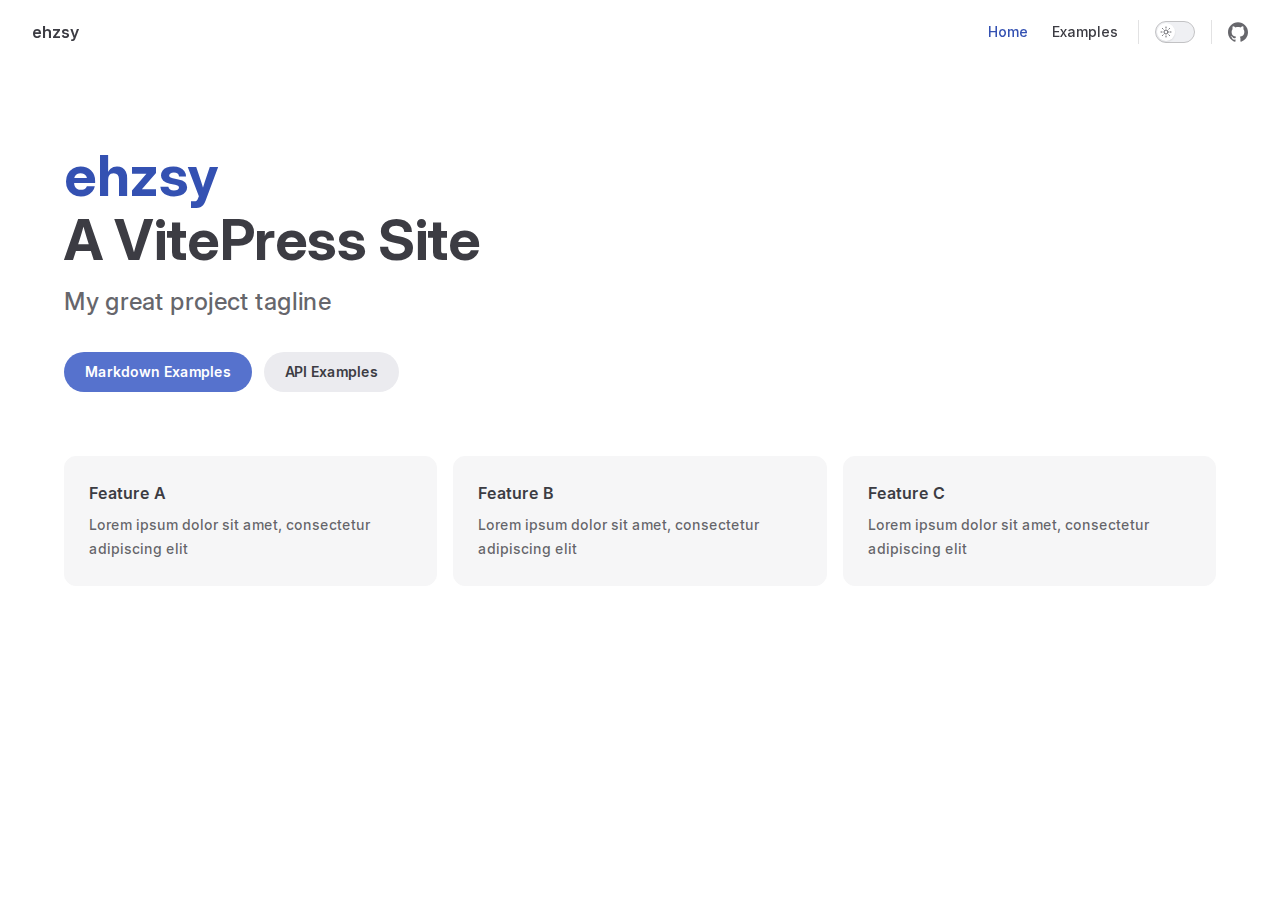
<file: index.html>
<!DOCTYPE html>
<html lang="en-US" dir="ltr">
  <head>
    <meta charset="utf-8">
    <meta name="viewport" content="width=device-width,initial-scale=1">
    <title>ehzsy</title>
    <meta name="description" content="A VitePress Site">
    <meta name="generator" content="VitePress v1.4.1">
    <link rel="preload stylesheet" href="/assets/style.B0fl0O2e.css" as="style">
    
    <script type="module" src="/assets/app.CS2CeNbI.js"></script>
    <link rel="preload" href="/assets/inter-roman-latin.Di8DUHzh.woff2" as="font" type="font/woff2" crossorigin="">
    <link rel="modulepreload" href="/assets/chunks/theme.BQ6Z3VO5.js">
    <link rel="modulepreload" href="/assets/chunks/framework.CoVXEd1Z.js">
    <link rel="modulepreload" href="/assets/index.md.CZHrir38.lean.js">
    <script id="check-dark-mode">(()=>{const e=localStorage.getItem("vitepress-theme-appearance")||"auto",a=window.matchMedia("(prefers-color-scheme: dark)").matches;(!e||e==="auto"?a:e==="dark")&&document.documentElement.classList.add("dark")})();</script>
    <script id="check-mac-os">document.documentElement.classList.toggle("mac",/Mac|iPhone|iPod|iPad/i.test(navigator.platform));</script>
  </head>
  <body>
    <div id="app"><div class="Layout" data-v-a9a9e638><!--[--><!--]--><!--[--><span tabindex="-1" data-v-c3508ec8></span><a href="#VPContent" class="VPSkipLink visually-hidden" data-v-c3508ec8> Skip to content </a><!--]--><!----><header class="VPNav" data-v-a9a9e638 data-v-f1e365da><div class="VPNavBar" data-v-f1e365da data-v-822684d1><div class="wrapper" data-v-822684d1><div class="container" data-v-822684d1><div class="title" data-v-822684d1><div class="VPNavBarTitle" data-v-822684d1 data-v-28a961f9><a class="title" href="/" data-v-28a961f9><!--[--><!--]--><!----><span data-v-28a961f9>ehzsy</span><!--[--><!--]--></a></div></div><div class="content" data-v-822684d1><div class="content-body" data-v-822684d1><!--[--><!--]--><div class="VPNavBarSearch search" data-v-822684d1><!----></div><nav aria-labelledby="main-nav-aria-label" class="VPNavBarMenu menu" data-v-822684d1 data-v-e6d46098><span id="main-nav-aria-label" class="visually-hidden" data-v-e6d46098> Main Navigation </span><!--[--><!--[--><a class="VPLink link VPNavBarMenuLink active" href="/" tabindex="0" data-v-e6d46098 data-v-956ec74c><!--[--><span data-v-956ec74c>Home</span><!--]--></a><!--]--><!--[--><a class="VPLink link VPNavBarMenuLink" href="/markdown-examples.html" tabindex="0" data-v-e6d46098 data-v-956ec74c><!--[--><span data-v-956ec74c>Examples</span><!--]--></a><!--]--><!--]--></nav><!----><div class="VPNavBarAppearance appearance" data-v-822684d1 data-v-af096f4a><button class="VPSwitch VPSwitchAppearance" type="button" role="switch" title aria-checked="false" data-v-af096f4a data-v-e40a8bb6 data-v-4a1c76db><span class="check" data-v-4a1c76db><span class="icon" data-v-4a1c76db><!--[--><span class="vpi-sun sun" data-v-e40a8bb6></span><span class="vpi-moon moon" data-v-e40a8bb6></span><!--]--></span></span></button></div><div class="VPSocialLinks VPNavBarSocialLinks social-links" data-v-822684d1 data-v-164c457f data-v-ee7a9424><!--[--><a class="VPSocialLink no-icon" href="https://github.com/vuejs/vitepress" aria-label="github" target="_blank" rel="noopener" data-v-ee7a9424 data-v-717b8b75><span class="vpi-social-github" /></a><!--]--></div><div class="VPFlyout VPNavBarExtra extra" data-v-822684d1 data-v-925effce data-v-04f5c5e9><button type="button" class="button" aria-haspopup="true" aria-expanded="false" aria-label="extra navigation" data-v-04f5c5e9><span class="vpi-more-horizontal icon" data-v-04f5c5e9></span></button><div class="menu" data-v-04f5c5e9><div class="VPMenu" data-v-04f5c5e9 data-v-7dd3104a><!----><!--[--><!--[--><!----><div class="group" data-v-925effce><div class="item appearance" data-v-925effce><p class="label" data-v-925effce>Appearance</p><div class="appearance-action" data-v-925effce><button class="VPSwitch VPSwitchAppearance" type="button" role="switch" title aria-checked="false" data-v-925effce data-v-e40a8bb6 data-v-4a1c76db><span class="check" data-v-4a1c76db><span class="icon" data-v-4a1c76db><!--[--><span class="vpi-sun sun" data-v-e40a8bb6></span><span class="vpi-moon moon" data-v-e40a8bb6></span><!--]--></span></span></button></div></div></div><div class="group" data-v-925effce><div class="item social-links" data-v-925effce><div class="VPSocialLinks social-links-list" data-v-925effce data-v-ee7a9424><!--[--><a class="VPSocialLink no-icon" href="https://github.com/vuejs/vitepress" aria-label="github" target="_blank" rel="noopener" data-v-ee7a9424 data-v-717b8b75><span class="vpi-social-github" /></a><!--]--></div></div></div><!--]--><!--]--></div></div></div><!--[--><!--]--><button type="button" class="VPNavBarHamburger hamburger" aria-label="mobile navigation" aria-expanded="false" aria-controls="VPNavScreen" data-v-822684d1 data-v-5dea55bf><span class="container" data-v-5dea55bf><span class="top" data-v-5dea55bf></span><span class="middle" data-v-5dea55bf></span><span class="bottom" data-v-5dea55bf></span></span></button></div></div></div></div><div class="divider" data-v-822684d1><div class="divider-line" data-v-822684d1></div></div></div><!----></header><!----><!----><div class="VPContent is-home" id="VPContent" data-v-a9a9e638 data-v-91765379><div class="VPHome" data-v-91765379 data-v-cbb6ec48><!--[--><!--]--><div class="VPHero VPHomeHero" data-v-cbb6ec48 data-v-955009fc><div class="container" data-v-955009fc><div class="main" data-v-955009fc><!--[--><!--]--><!--[--><h1 class="name" data-v-955009fc><span class="clip" data-v-955009fc>ehzsy</span></h1><p class="text" data-v-955009fc>A VitePress Site</p><p class="tagline" data-v-955009fc>My great project tagline</p><!--]--><!--[--><!--]--><div class="actions" data-v-955009fc><!--[--><div class="action" data-v-955009fc><a class="VPButton medium brand" href="/markdown-examples.html" data-v-955009fc data-v-906d7fb4>Markdown Examples</a></div><div class="action" data-v-955009fc><a class="VPButton medium alt" href="/api-examples.html" data-v-955009fc data-v-906d7fb4>API Examples</a></div><!--]--></div><!--[--><!--]--></div><!----></div></div><!--[--><!--]--><!--[--><!--]--><div class="VPFeatures VPHomeFeatures" data-v-cbb6ec48 data-v-d0a190d7><div class="container" data-v-d0a190d7><div class="items" data-v-d0a190d7><!--[--><div class="grid-3 item" data-v-d0a190d7><div class="VPLink no-icon VPFeature" data-v-d0a190d7 data-v-f5e9645b><!--[--><article class="box" data-v-f5e9645b><!----><h2 class="title" data-v-f5e9645b>Feature A</h2><p class="details" data-v-f5e9645b>Lorem ipsum dolor sit amet, consectetur adipiscing elit</p><!----></article><!--]--></div></div><div class="grid-3 item" data-v-d0a190d7><div class="VPLink no-icon VPFeature" data-v-d0a190d7 data-v-f5e9645b><!--[--><article class="box" data-v-f5e9645b><!----><h2 class="title" data-v-f5e9645b>Feature B</h2><p class="details" data-v-f5e9645b>Lorem ipsum dolor sit amet, consectetur adipiscing elit</p><!----></article><!--]--></div></div><div class="grid-3 item" data-v-d0a190d7><div class="VPLink no-icon VPFeature" data-v-d0a190d7 data-v-f5e9645b><!--[--><article class="box" data-v-f5e9645b><!----><h2 class="title" data-v-f5e9645b>Feature C</h2><p class="details" data-v-f5e9645b>Lorem ipsum dolor sit amet, consectetur adipiscing elit</p><!----></article><!--]--></div></div><!--]--></div></div></div><!--[--><!--]--><div class="vp-doc container" style="" data-v-cbb6ec48 data-v-7a48a447><!--[--><div style="position:relative;" data-v-cbb6ec48><div></div></div><!--]--></div></div></div><!----><!--[--><!--]--></div></div>
    <script>window.__VP_HASH_MAP__=JSON.parse("{\"api-examples.md\":\"fa4Tk-CO\",\"index.md\":\"CZHrir38\",\"markdown-examples.md\":\"DJYTgYVk\"}");window.__VP_SITE_DATA__=JSON.parse("{\"lang\":\"en-US\",\"dir\":\"ltr\",\"title\":\"ehzsy\",\"description\":\"A VitePress Site\",\"base\":\"/\",\"head\":[],\"router\":{\"prefetchLinks\":true},\"appearance\":true,\"themeConfig\":{\"nav\":[{\"text\":\"Home\",\"link\":\"/\"},{\"text\":\"Examples\",\"link\":\"/markdown-examples\"}],\"sidebar\":[{\"text\":\"Examples\",\"items\":[{\"text\":\"Markdown Examples\",\"link\":\"/markdown-examples\"},{\"text\":\"Runtime API Examples\",\"link\":\"/api-examples\"}]}],\"socialLinks\":[{\"icon\":\"github\",\"link\":\"https://github.com/vuejs/vitepress\"}]},\"locales\":{},\"scrollOffset\":134,\"cleanUrls\":false}");</script>
    
  </body>
</html>
</file>
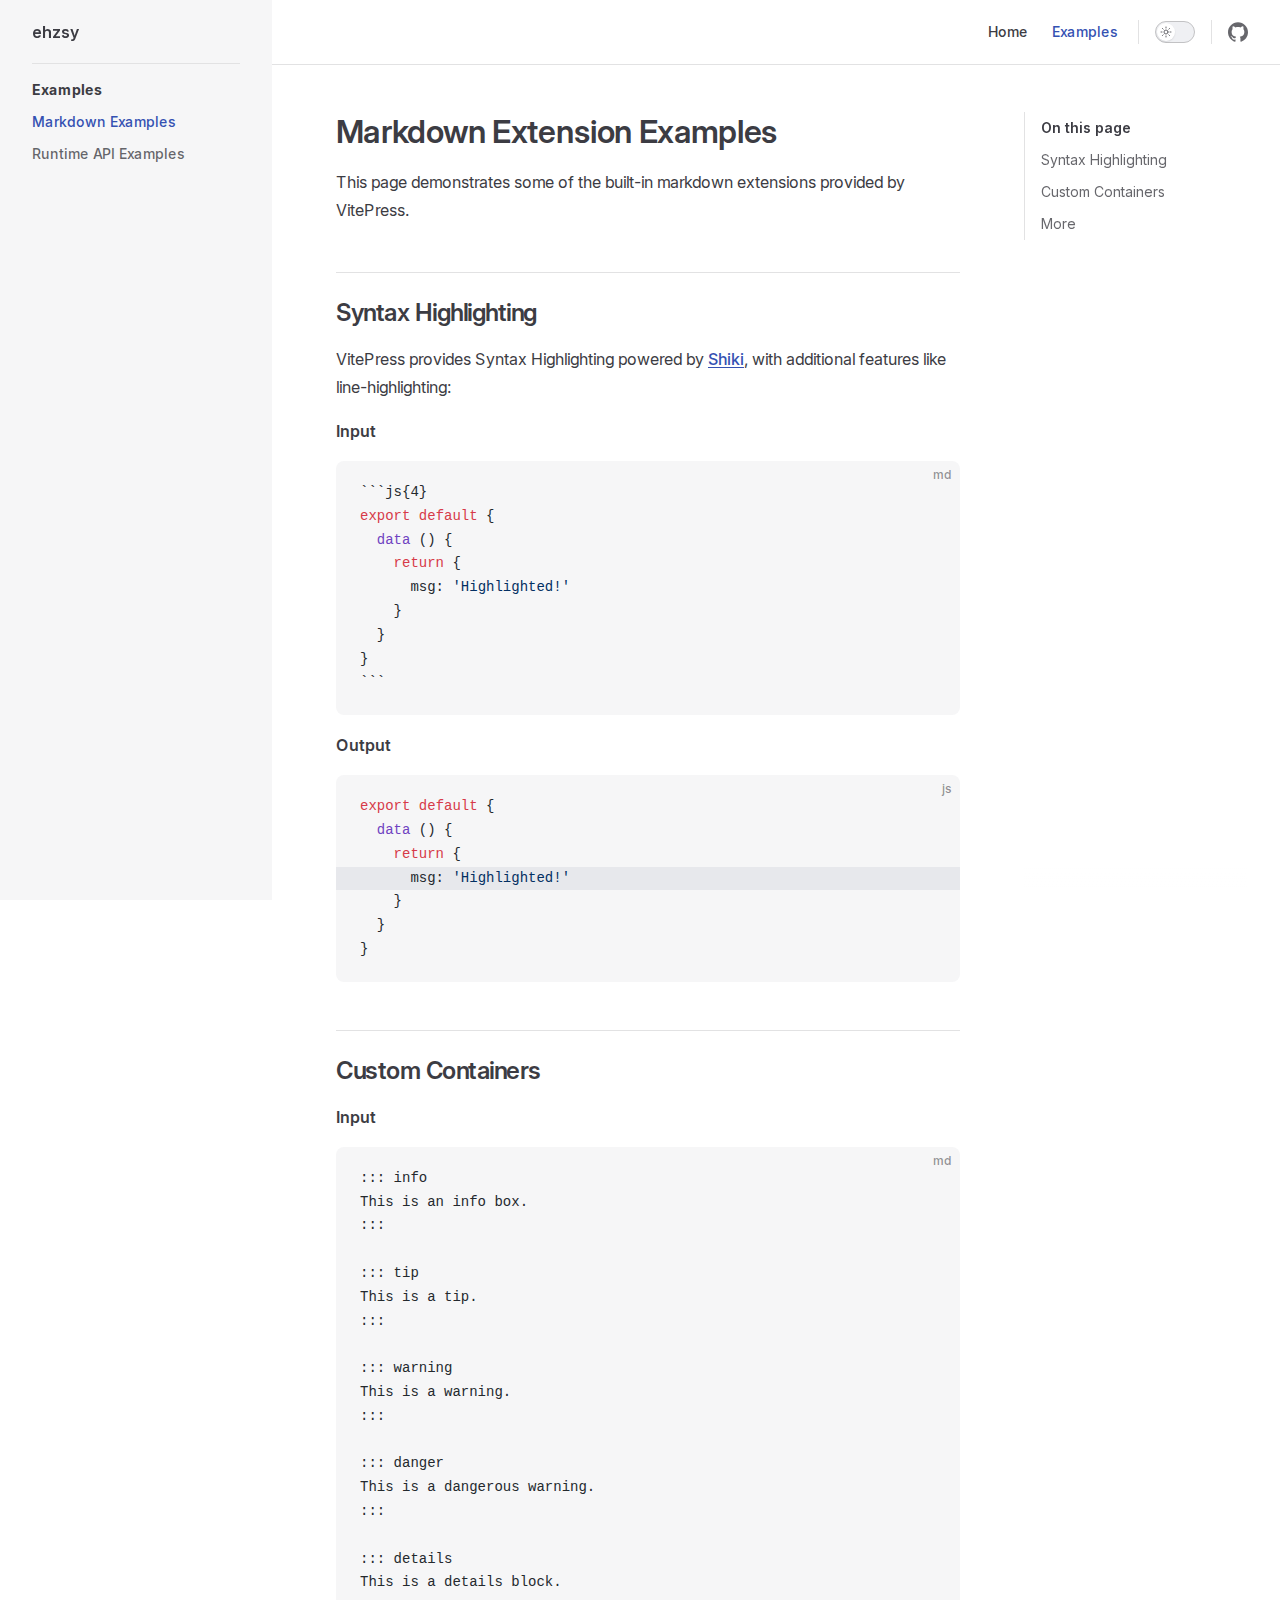
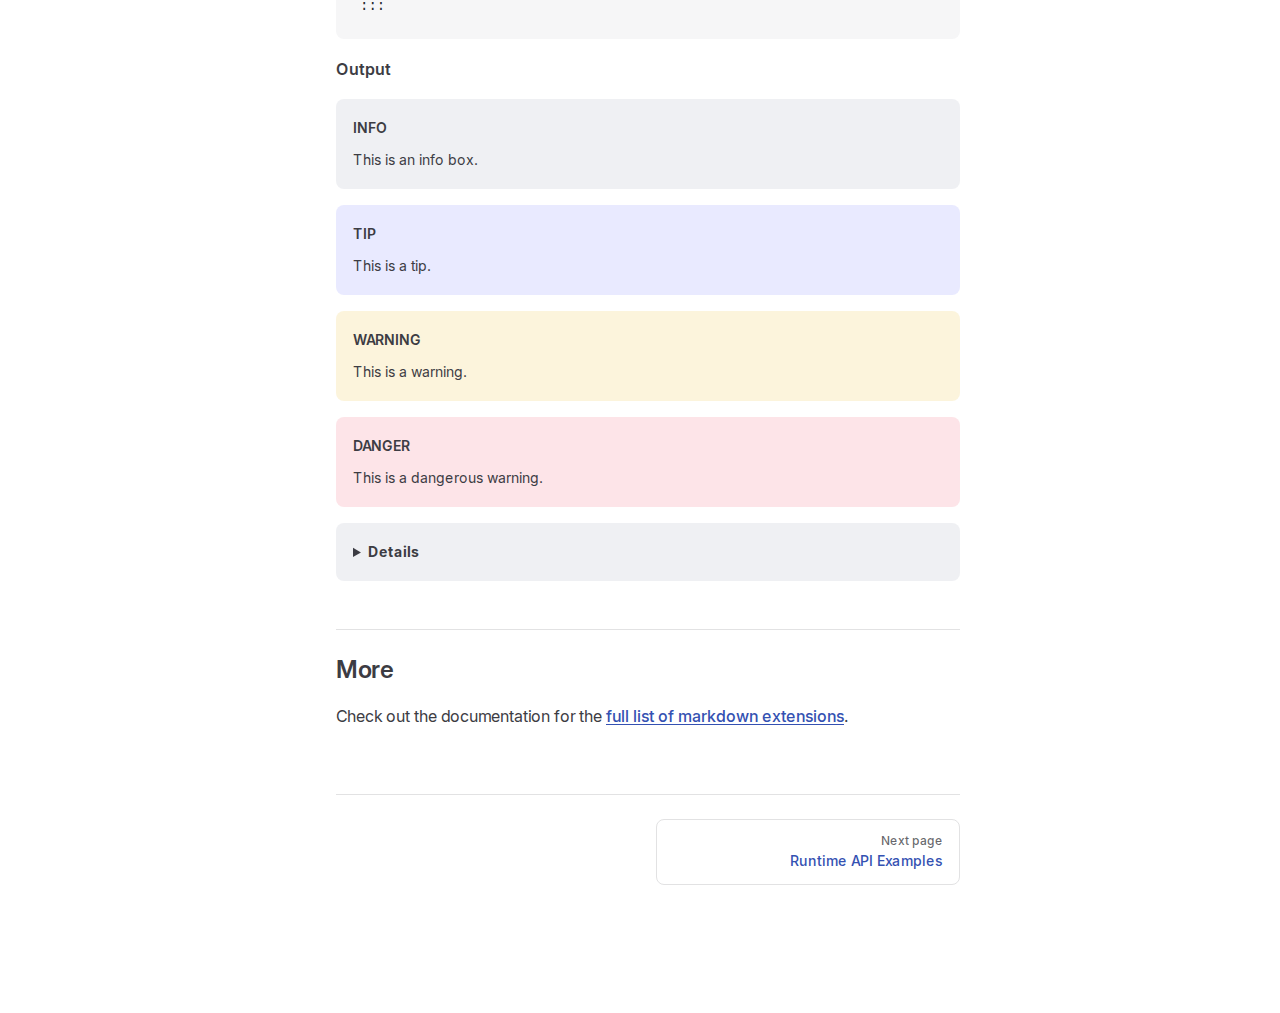
<file: markdown-examples.html>
<!DOCTYPE html>
<html lang="en-US" dir="ltr">
  <head>
    <meta charset="utf-8">
    <meta name="viewport" content="width=device-width,initial-scale=1">
    <title>Markdown Extension Examples | ehzsy</title>
    <meta name="description" content="A VitePress Site">
    <meta name="generator" content="VitePress v1.4.1">
    <link rel="preload stylesheet" href="/assets/style.B0fl0O2e.css" as="style">
    
    <script type="module" src="/assets/app.CS2CeNbI.js"></script>
    <link rel="preload" href="/assets/inter-roman-latin.Di8DUHzh.woff2" as="font" type="font/woff2" crossorigin="">
    <link rel="modulepreload" href="/assets/chunks/theme.BQ6Z3VO5.js">
    <link rel="modulepreload" href="/assets/chunks/framework.CoVXEd1Z.js">
    <link rel="modulepreload" href="/assets/markdown-examples.md.DJYTgYVk.lean.js">
    <script id="check-dark-mode">(()=>{const e=localStorage.getItem("vitepress-theme-appearance")||"auto",a=window.matchMedia("(prefers-color-scheme: dark)").matches;(!e||e==="auto"?a:e==="dark")&&document.documentElement.classList.add("dark")})();</script>
    <script id="check-mac-os">document.documentElement.classList.toggle("mac",/Mac|iPhone|iPod|iPad/i.test(navigator.platform));</script>
  </head>
  <body>
    <div id="app"><div class="Layout" data-v-a9a9e638><!--[--><!--]--><!--[--><span tabindex="-1" data-v-c3508ec8></span><a href="#VPContent" class="VPSkipLink visually-hidden" data-v-c3508ec8> Skip to content </a><!--]--><!----><header class="VPNav" data-v-a9a9e638 data-v-f1e365da><div class="VPNavBar" data-v-f1e365da data-v-822684d1><div class="wrapper" data-v-822684d1><div class="container" data-v-822684d1><div class="title" data-v-822684d1><div class="VPNavBarTitle has-sidebar" data-v-822684d1 data-v-28a961f9><a class="title" href="/" data-v-28a961f9><!--[--><!--]--><!----><span data-v-28a961f9>ehzsy</span><!--[--><!--]--></a></div></div><div class="content" data-v-822684d1><div class="content-body" data-v-822684d1><!--[--><!--]--><div class="VPNavBarSearch search" data-v-822684d1><!----></div><nav aria-labelledby="main-nav-aria-label" class="VPNavBarMenu menu" data-v-822684d1 data-v-e6d46098><span id="main-nav-aria-label" class="visually-hidden" data-v-e6d46098> Main Navigation </span><!--[--><!--[--><a class="VPLink link VPNavBarMenuLink" href="/" tabindex="0" data-v-e6d46098 data-v-956ec74c><!--[--><span data-v-956ec74c>Home</span><!--]--></a><!--]--><!--[--><a class="VPLink link VPNavBarMenuLink active" href="/markdown-examples.html" tabindex="0" data-v-e6d46098 data-v-956ec74c><!--[--><span data-v-956ec74c>Examples</span><!--]--></a><!--]--><!--]--></nav><!----><div class="VPNavBarAppearance appearance" data-v-822684d1 data-v-af096f4a><button class="VPSwitch VPSwitchAppearance" type="button" role="switch" title aria-checked="false" data-v-af096f4a data-v-e40a8bb6 data-v-4a1c76db><span class="check" data-v-4a1c76db><span class="icon" data-v-4a1c76db><!--[--><span class="vpi-sun sun" data-v-e40a8bb6></span><span class="vpi-moon moon" data-v-e40a8bb6></span><!--]--></span></span></button></div><div class="VPSocialLinks VPNavBarSocialLinks social-links" data-v-822684d1 data-v-164c457f data-v-ee7a9424><!--[--><a class="VPSocialLink no-icon" href="https://github.com/vuejs/vitepress" aria-label="github" target="_blank" rel="noopener" data-v-ee7a9424 data-v-717b8b75><span class="vpi-social-github" /></a><!--]--></div><div class="VPFlyout VPNavBarExtra extra" data-v-822684d1 data-v-925effce data-v-04f5c5e9><button type="button" class="button" aria-haspopup="true" aria-expanded="false" aria-label="extra navigation" data-v-04f5c5e9><span class="vpi-more-horizontal icon" data-v-04f5c5e9></span></button><div class="menu" data-v-04f5c5e9><div class="VPMenu" data-v-04f5c5e9 data-v-7dd3104a><!----><!--[--><!--[--><!----><div class="group" data-v-925effce><div class="item appearance" data-v-925effce><p class="label" data-v-925effce>Appearance</p><div class="appearance-action" data-v-925effce><button class="VPSwitch VPSwitchAppearance" type="button" role="switch" title aria-checked="false" data-v-925effce data-v-e40a8bb6 data-v-4a1c76db><span class="check" data-v-4a1c76db><span class="icon" data-v-4a1c76db><!--[--><span class="vpi-sun sun" data-v-e40a8bb6></span><span class="vpi-moon moon" data-v-e40a8bb6></span><!--]--></span></span></button></div></div></div><div class="group" data-v-925effce><div class="item social-links" data-v-925effce><div class="VPSocialLinks social-links-list" data-v-925effce data-v-ee7a9424><!--[--><a class="VPSocialLink no-icon" href="https://github.com/vuejs/vitepress" aria-label="github" target="_blank" rel="noopener" data-v-ee7a9424 data-v-717b8b75><span class="vpi-social-github" /></a><!--]--></div></div></div><!--]--><!--]--></div></div></div><!--[--><!--]--><button type="button" class="VPNavBarHamburger hamburger" aria-label="mobile navigation" aria-expanded="false" aria-controls="VPNavScreen" data-v-822684d1 data-v-5dea55bf><span class="container" data-v-5dea55bf><span class="top" data-v-5dea55bf></span><span class="middle" data-v-5dea55bf></span><span class="bottom" data-v-5dea55bf></span></span></button></div></div></div></div><div class="divider" data-v-822684d1><div class="divider-line" data-v-822684d1></div></div></div><!----></header><div class="VPLocalNav has-sidebar empty" data-v-a9a9e638 data-v-070ab83d><div class="container" data-v-070ab83d><button class="menu" aria-expanded="false" aria-controls="VPSidebarNav" data-v-070ab83d><span class="vpi-align-left menu-icon" data-v-070ab83d></span><span class="menu-text" data-v-070ab83d>Menu</span></button><div class="VPLocalNavOutlineDropdown" style="--vp-vh:0px;" data-v-070ab83d data-v-bc9dc845><button data-v-bc9dc845>Return to top</button><!----></div></div></div><aside class="VPSidebar" data-v-a9a9e638 data-v-18756405><div class="curtain" data-v-18756405></div><nav class="nav" id="VPSidebarNav" aria-labelledby="sidebar-aria-label" tabindex="-1" data-v-18756405><span class="visually-hidden" id="sidebar-aria-label" data-v-18756405> Sidebar Navigation </span><!--[--><!--]--><!--[--><div class="no-transition group" data-v-9e426adc><section class="VPSidebarItem level-0 has-active" data-v-9e426adc data-v-196b2e5f><div class="item" role="button" tabindex="0" data-v-196b2e5f><div class="indicator" data-v-196b2e5f></div><h2 class="text" data-v-196b2e5f>Examples</h2><!----></div><div class="items" data-v-196b2e5f><!--[--><div class="VPSidebarItem level-1 is-link" data-v-196b2e5f data-v-196b2e5f><div class="item" data-v-196b2e5f><div class="indicator" data-v-196b2e5f></div><a class="VPLink link link" href="/markdown-examples.html" data-v-196b2e5f><!--[--><p class="text" data-v-196b2e5f>Markdown Examples</p><!--]--></a><!----></div><!----></div><div class="VPSidebarItem level-1 is-link" data-v-196b2e5f data-v-196b2e5f><div class="item" data-v-196b2e5f><div class="indicator" data-v-196b2e5f></div><a class="VPLink link link" href="/api-examples.html" data-v-196b2e5f><!--[--><p class="text" data-v-196b2e5f>Runtime API Examples</p><!--]--></a><!----></div><!----></div><!--]--></div></section></div><!--]--><!--[--><!--]--></nav></aside><div class="VPContent has-sidebar" id="VPContent" data-v-a9a9e638 data-v-91765379><div class="VPDoc has-sidebar has-aside" data-v-91765379 data-v-83890dd9><!--[--><!--]--><div class="container" data-v-83890dd9><div class="aside" data-v-83890dd9><div class="aside-curtain" data-v-83890dd9></div><div class="aside-container" data-v-83890dd9><div class="aside-content" data-v-83890dd9><div class="VPDocAside" data-v-83890dd9 data-v-6d7b3c46><!--[--><!--]--><!--[--><!--]--><nav aria-labelledby="doc-outline-aria-label" class="VPDocAsideOutline" data-v-6d7b3c46 data-v-b38bf2ff><div class="content" data-v-b38bf2ff><div class="outline-marker" data-v-b38bf2ff></div><div aria-level="2" class="outline-title" id="doc-outline-aria-label" role="heading" data-v-b38bf2ff>On this page</div><ul class="VPDocOutlineItem root" data-v-b38bf2ff data-v-3f927ebe><!--[--><!--]--></ul></div></nav><!--[--><!--]--><div class="spacer" data-v-6d7b3c46></div><!--[--><!--]--><!----><!--[--><!--]--><!--[--><!--]--></div></div></div></div><div class="content" data-v-83890dd9><div class="content-container" data-v-83890dd9><!--[--><!--]--><main class="main" data-v-83890dd9><div style="position:relative;" class="vp-doc _markdown-examples" data-v-83890dd9><div><h1 id="markdown-extension-examples" tabindex="-1">Markdown Extension Examples <a class="header-anchor" href="#markdown-extension-examples" aria-label="Permalink to &quot;Markdown Extension Examples&quot;">​</a></h1><p>This page demonstrates some of the built-in markdown extensions provided by VitePress.</p><h2 id="syntax-highlighting" tabindex="-1">Syntax Highlighting <a class="header-anchor" href="#syntax-highlighting" aria-label="Permalink to &quot;Syntax Highlighting&quot;">​</a></h2><p>VitePress provides Syntax Highlighting powered by <a href="https://github.com/shikijs/shiki" target="_blank" rel="noreferrer">Shiki</a>, with additional features like line-highlighting:</p><p><strong>Input</strong></p><div class="language-md vp-adaptive-theme"><button title="Copy Code" class="copy"></button><span class="lang">md</span><pre class="shiki shiki-themes github-light github-dark vp-code" tabindex="0"><code><span class="line"><span style="--shiki-light:#24292E;--shiki-dark:#E1E4E8;">```js{4}</span></span>
<span class="line"><span style="--shiki-light:#D73A49;--shiki-dark:#F97583;">export</span><span style="--shiki-light:#D73A49;--shiki-dark:#F97583;"> default</span><span style="--shiki-light:#24292E;--shiki-dark:#E1E4E8;"> {</span></span>
<span class="line"><span style="--shiki-light:#6F42C1;--shiki-dark:#B392F0;">  data</span><span style="--shiki-light:#24292E;--shiki-dark:#E1E4E8;"> () {</span></span>
<span class="line"><span style="--shiki-light:#D73A49;--shiki-dark:#F97583;">    return</span><span style="--shiki-light:#24292E;--shiki-dark:#E1E4E8;"> {</span></span>
<span class="line"><span style="--shiki-light:#24292E;--shiki-dark:#E1E4E8;">      msg: </span><span style="--shiki-light:#032F62;--shiki-dark:#9ECBFF;">&#39;Highlighted!&#39;</span></span>
<span class="line"><span style="--shiki-light:#24292E;--shiki-dark:#E1E4E8;">    }</span></span>
<span class="line"><span style="--shiki-light:#24292E;--shiki-dark:#E1E4E8;">  }</span></span>
<span class="line"><span style="--shiki-light:#24292E;--shiki-dark:#E1E4E8;">}</span></span>
<span class="line"><span style="--shiki-light:#24292E;--shiki-dark:#E1E4E8;">```</span></span></code></pre></div><p><strong>Output</strong></p><div class="language-js vp-adaptive-theme"><button title="Copy Code" class="copy"></button><span class="lang">js</span><pre class="shiki shiki-themes github-light github-dark vp-code" tabindex="0"><code><span class="line"><span style="--shiki-light:#D73A49;--shiki-dark:#F97583;">export</span><span style="--shiki-light:#D73A49;--shiki-dark:#F97583;"> default</span><span style="--shiki-light:#24292E;--shiki-dark:#E1E4E8;"> {</span></span>
<span class="line"><span style="--shiki-light:#6F42C1;--shiki-dark:#B392F0;">  data</span><span style="--shiki-light:#24292E;--shiki-dark:#E1E4E8;"> () {</span></span>
<span class="line"><span style="--shiki-light:#D73A49;--shiki-dark:#F97583;">    return</span><span style="--shiki-light:#24292E;--shiki-dark:#E1E4E8;"> {</span></span>
<span class="line highlighted"><span style="--shiki-light:#24292E;--shiki-dark:#E1E4E8;">      msg: </span><span style="--shiki-light:#032F62;--shiki-dark:#9ECBFF;">&#39;Highlighted!&#39;</span></span>
<span class="line"><span style="--shiki-light:#24292E;--shiki-dark:#E1E4E8;">    }</span></span>
<span class="line"><span style="--shiki-light:#24292E;--shiki-dark:#E1E4E8;">  }</span></span>
<span class="line"><span style="--shiki-light:#24292E;--shiki-dark:#E1E4E8;">}</span></span></code></pre></div><h2 id="custom-containers" tabindex="-1">Custom Containers <a class="header-anchor" href="#custom-containers" aria-label="Permalink to &quot;Custom Containers&quot;">​</a></h2><p><strong>Input</strong></p><div class="language-md vp-adaptive-theme"><button title="Copy Code" class="copy"></button><span class="lang">md</span><pre class="shiki shiki-themes github-light github-dark vp-code" tabindex="0"><code><span class="line"><span style="--shiki-light:#24292E;--shiki-dark:#E1E4E8;">::: info</span></span>
<span class="line"><span style="--shiki-light:#24292E;--shiki-dark:#E1E4E8;">This is an info box.</span></span>
<span class="line"><span style="--shiki-light:#24292E;--shiki-dark:#E1E4E8;">:::</span></span>
<span class="line"></span>
<span class="line"><span style="--shiki-light:#24292E;--shiki-dark:#E1E4E8;">::: tip</span></span>
<span class="line"><span style="--shiki-light:#24292E;--shiki-dark:#E1E4E8;">This is a tip.</span></span>
<span class="line"><span style="--shiki-light:#24292E;--shiki-dark:#E1E4E8;">:::</span></span>
<span class="line"></span>
<span class="line"><span style="--shiki-light:#24292E;--shiki-dark:#E1E4E8;">::: warning</span></span>
<span class="line"><span style="--shiki-light:#24292E;--shiki-dark:#E1E4E8;">This is a warning.</span></span>
<span class="line"><span style="--shiki-light:#24292E;--shiki-dark:#E1E4E8;">:::</span></span>
<span class="line"></span>
<span class="line"><span style="--shiki-light:#24292E;--shiki-dark:#E1E4E8;">::: danger</span></span>
<span class="line"><span style="--shiki-light:#24292E;--shiki-dark:#E1E4E8;">This is a dangerous warning.</span></span>
<span class="line"><span style="--shiki-light:#24292E;--shiki-dark:#E1E4E8;">:::</span></span>
<span class="line"></span>
<span class="line"><span style="--shiki-light:#24292E;--shiki-dark:#E1E4E8;">::: details</span></span>
<span class="line"><span style="--shiki-light:#24292E;--shiki-dark:#E1E4E8;">This is a details block.</span></span>
<span class="line"><span style="--shiki-light:#24292E;--shiki-dark:#E1E4E8;">:::</span></span></code></pre></div><p><strong>Output</strong></p><div class="info custom-block"><p class="custom-block-title">INFO</p><p>This is an info box.</p></div><div class="tip custom-block"><p class="custom-block-title">TIP</p><p>This is a tip.</p></div><div class="warning custom-block"><p class="custom-block-title">WARNING</p><p>This is a warning.</p></div><div class="danger custom-block"><p class="custom-block-title">DANGER</p><p>This is a dangerous warning.</p></div><details class="details custom-block"><summary>Details</summary><p>This is a details block.</p></details><h2 id="more" tabindex="-1">More <a class="header-anchor" href="#more" aria-label="Permalink to &quot;More&quot;">​</a></h2><p>Check out the documentation for the <a href="https://vitepress.dev/guide/markdown" target="_blank" rel="noreferrer">full list of markdown extensions</a>.</p></div></div></main><footer class="VPDocFooter" data-v-83890dd9 data-v-4f9813fa><!--[--><!--]--><!----><nav class="prev-next" aria-labelledby="doc-footer-aria-label" data-v-4f9813fa><span class="visually-hidden" id="doc-footer-aria-label" data-v-4f9813fa>Pager</span><div class="pager" data-v-4f9813fa><!----></div><div class="pager" data-v-4f9813fa><a class="VPLink link pager-link next" href="/api-examples.html" data-v-4f9813fa><!--[--><span class="desc" data-v-4f9813fa>Next page</span><span class="title" data-v-4f9813fa>Runtime API Examples</span><!--]--></a></div></nav></footer><!--[--><!--]--></div></div></div><!--[--><!--]--></div></div><!----><!--[--><!--]--></div></div>
    <script>window.__VP_HASH_MAP__=JSON.parse("{\"api-examples.md\":\"fa4Tk-CO\",\"index.md\":\"CZHrir38\",\"markdown-examples.md\":\"DJYTgYVk\"}");window.__VP_SITE_DATA__=JSON.parse("{\"lang\":\"en-US\",\"dir\":\"ltr\",\"title\":\"ehzsy\",\"description\":\"A VitePress Site\",\"base\":\"/\",\"head\":[],\"router\":{\"prefetchLinks\":true},\"appearance\":true,\"themeConfig\":{\"nav\":[{\"text\":\"Home\",\"link\":\"/\"},{\"text\":\"Examples\",\"link\":\"/markdown-examples\"}],\"sidebar\":[{\"text\":\"Examples\",\"items\":[{\"text\":\"Markdown Examples\",\"link\":\"/markdown-examples\"},{\"text\":\"Runtime API Examples\",\"link\":\"/api-examples\"}]}],\"socialLinks\":[{\"icon\":\"github\",\"link\":\"https://github.com/vuejs/vitepress\"}]},\"locales\":{},\"scrollOffset\":134,\"cleanUrls\":false}");</script>
    
  </body>
</html>
</file>
<file: assets/style.B0fl0O2e.css>
@font-face{font-family:Inter;font-style:normal;font-weight:100 900;font-display:swap;src:url(/assets/inter-roman-cyrillic-ext.BBPuwvHQ.woff2) format("woff2");unicode-range:U+0460-052F,U+1C80-1C88,U+20B4,U+2DE0-2DFF,U+A640-A69F,U+FE2E-FE2F}@font-face{font-family:Inter;font-style:normal;font-weight:100 900;font-display:swap;src:url(/assets/inter-roman-cyrillic.C5lxZ8CY.woff2) format("woff2");unicode-range:U+0301,U+0400-045F,U+0490-0491,U+04B0-04B1,U+2116}@font-face{font-family:Inter;font-style:normal;font-weight:100 900;font-display:swap;src:url(/assets/inter-roman-greek-ext.CqjqNYQ-.woff2) format("woff2");unicode-range:U+1F00-1FFF}@font-face{font-family:Inter;font-style:normal;font-weight:100 900;font-display:swap;src:url(/assets/inter-roman-greek.BBVDIX6e.woff2) format("woff2");unicode-range:U+0370-0377,U+037A-037F,U+0384-038A,U+038C,U+038E-03A1,U+03A3-03FF}@font-face{font-family:Inter;font-style:normal;font-weight:100 900;font-display:swap;src:url(/assets/inter-roman-vietnamese.BjW4sHH5.woff2) format("woff2");unicode-range:U+0102-0103,U+0110-0111,U+0128-0129,U+0168-0169,U+01A0-01A1,U+01AF-01B0,U+0300-0301,U+0303-0304,U+0308-0309,U+0323,U+0329,U+1EA0-1EF9,U+20AB}@font-face{font-family:Inter;font-style:normal;font-weight:100 900;font-display:swap;src:url(/assets/inter-roman-latin-ext.4ZJIpNVo.woff2) format("woff2");unicode-range:U+0100-02AF,U+0304,U+0308,U+0329,U+1E00-1E9F,U+1EF2-1EFF,U+2020,U+20A0-20AB,U+20AD-20C0,U+2113,U+2C60-2C7F,U+A720-A7FF}@font-face{font-family:Inter;font-style:normal;font-weight:100 900;font-display:swap;src:url(/assets/inter-roman-latin.Di8DUHzh.woff2) format("woff2");unicode-range:U+0000-00FF,U+0131,U+0152-0153,U+02BB-02BC,U+02C6,U+02DA,U+02DC,U+0304,U+0308,U+0329,U+2000-206F,U+2074,U+20AC,U+2122,U+2191,U+2193,U+2212,U+2215,U+FEFF,U+FFFD}@font-face{font-family:Inter;font-style:italic;font-weight:100 900;font-display:swap;src:url(/assets/inter-italic-cyrillic-ext.r48I6akx.woff2) format("woff2");unicode-range:U+0460-052F,U+1C80-1C88,U+20B4,U+2DE0-2DFF,U+A640-A69F,U+FE2E-FE2F}@font-face{font-family:Inter;font-style:italic;font-weight:100 900;font-display:swap;src:url(/assets/inter-italic-cyrillic.By2_1cv3.woff2) format("woff2");unicode-range:U+0301,U+0400-045F,U+0490-0491,U+04B0-04B1,U+2116}@font-face{font-family:Inter;font-style:italic;font-weight:100 900;font-display:swap;src:url(/assets/inter-italic-greek-ext.1u6EdAuj.woff2) format("woff2");unicode-range:U+1F00-1FFF}@font-face{font-family:Inter;font-style:italic;font-weight:100 900;font-display:swap;src:url(/assets/inter-italic-greek.DJ8dCoTZ.woff2) format("woff2");unicode-range:U+0370-0377,U+037A-037F,U+0384-038A,U+038C,U+038E-03A1,U+03A3-03FF}@font-face{font-family:Inter;font-style:italic;font-weight:100 900;font-display:swap;src:url(/assets/inter-italic-vietnamese.BSbpV94h.woff2) format("woff2");unicode-range:U+0102-0103,U+0110-0111,U+0128-0129,U+0168-0169,U+01A0-01A1,U+01AF-01B0,U+0300-0301,U+0303-0304,U+0308-0309,U+0323,U+0329,U+1EA0-1EF9,U+20AB}@font-face{font-family:Inter;font-style:italic;font-weight:100 900;font-display:swap;src:url(/assets/inter-italic-latin-ext.CN1xVJS-.woff2) format("woff2");unicode-range:U+0100-02AF,U+0304,U+0308,U+0329,U+1E00-1E9F,U+1EF2-1EFF,U+2020,U+20A0-20AB,U+20AD-20C0,U+2113,U+2C60-2C7F,U+A720-A7FF}@font-face{font-family:Inter;font-style:italic;font-weight:100 900;font-display:swap;src:url(/assets/inter-italic-latin.C2AdPX0b.woff2) format("woff2");unicode-range:U+0000-00FF,U+0131,U+0152-0153,U+02BB-02BC,U+02C6,U+02DA,U+02DC,U+0304,U+0308,U+0329,U+2000-206F,U+2074,U+20AC,U+2122,U+2191,U+2193,U+2212,U+2215,U+FEFF,U+FFFD}@font-face{font-family:Punctuation SC;font-weight:400;src:local("PingFang SC Regular"),local("Noto Sans CJK SC"),local("Microsoft YaHei");unicode-range:U+201C,U+201D,U+2018,U+2019,U+2E3A,U+2014,U+2013,U+2026,U+00B7,U+007E,U+002F}@font-face{font-family:Punctuation SC;font-weight:500;src:local("PingFang SC Medium"),local("Noto Sans CJK SC"),local("Microsoft YaHei");unicode-range:U+201C,U+201D,U+2018,U+2019,U+2E3A,U+2014,U+2013,U+2026,U+00B7,U+007E,U+002F}@font-face{font-family:Punctuation SC;font-weight:600;src:local("PingFang SC Semibold"),local("Noto Sans CJK SC Bold"),local("Microsoft YaHei Bold");unicode-range:U+201C,U+201D,U+2018,U+2019,U+2E3A,U+2014,U+2013,U+2026,U+00B7,U+007E,U+002F}@font-face{font-family:Punctuation SC;font-weight:700;src:local("PingFang SC Semibold"),local("Noto Sans CJK SC Bold"),local("Microsoft YaHei Bold");unicode-range:U+201C,U+201D,U+2018,U+2019,U+2E3A,U+2014,U+2013,U+2026,U+00B7,U+007E,U+002F}:root{--vp-c-white: #ffffff;--vp-c-black: #000000;--vp-c-neutral: var(--vp-c-black);--vp-c-neutral-inverse: var(--vp-c-white)}.dark{--vp-c-neutral: var(--vp-c-white);--vp-c-neutral-inverse: var(--vp-c-black)}:root{--vp-c-gray-1: #dddde3;--vp-c-gray-2: #e4e4e9;--vp-c-gray-3: #ebebef;--vp-c-gray-soft: rgba(142, 150, 170, .14);--vp-c-indigo-1: #3451b2;--vp-c-indigo-2: #3a5ccc;--vp-c-indigo-3: #5672cd;--vp-c-indigo-soft: rgba(100, 108, 255, .14);--vp-c-purple-1: #6f42c1;--vp-c-purple-2: #7e4cc9;--vp-c-purple-3: #8e5cd9;--vp-c-purple-soft: rgba(159, 122, 234, .14);--vp-c-green-1: #18794e;--vp-c-green-2: #299764;--vp-c-green-3: #30a46c;--vp-c-green-soft: rgba(16, 185, 129, .14);--vp-c-yellow-1: #915930;--vp-c-yellow-2: #946300;--vp-c-yellow-3: #9f6a00;--vp-c-yellow-soft: rgba(234, 179, 8, .14);--vp-c-red-1: #b8272c;--vp-c-red-2: #d5393e;--vp-c-red-3: #e0575b;--vp-c-red-soft: rgba(244, 63, 94, .14);--vp-c-sponsor: #db2777}.dark{--vp-c-gray-1: #515c67;--vp-c-gray-2: #414853;--vp-c-gray-3: #32363f;--vp-c-gray-soft: rgba(101, 117, 133, .16);--vp-c-indigo-1: #a8b1ff;--vp-c-indigo-2: #5c73e7;--vp-c-indigo-3: #3e63dd;--vp-c-indigo-soft: rgba(100, 108, 255, .16);--vp-c-purple-1: #c8abfa;--vp-c-purple-2: #a879e6;--vp-c-purple-3: #8e5cd9;--vp-c-purple-soft: rgba(159, 122, 234, .16);--vp-c-green-1: #3dd68c;--vp-c-green-2: #30a46c;--vp-c-green-3: #298459;--vp-c-green-soft: rgba(16, 185, 129, .16);--vp-c-yellow-1: #f9b44e;--vp-c-yellow-2: #da8b17;--vp-c-yellow-3: #a46a0a;--vp-c-yellow-soft: rgba(234, 179, 8, .16);--vp-c-red-1: #f66f81;--vp-c-red-2: #f14158;--vp-c-red-3: #b62a3c;--vp-c-red-soft: rgba(244, 63, 94, .16)}:root{--vp-c-bg: #ffffff;--vp-c-bg-alt: #f6f6f7;--vp-c-bg-elv: #ffffff;--vp-c-bg-soft: #f6f6f7}.dark{--vp-c-bg: #1b1b1f;--vp-c-bg-alt: #161618;--vp-c-bg-elv: #202127;--vp-c-bg-soft: #202127}:root{--vp-c-border: #c2c2c4;--vp-c-divider: #e2e2e3;--vp-c-gutter: #e2e2e3}.dark{--vp-c-border: #3c3f44;--vp-c-divider: #2e2e32;--vp-c-gutter: #000000}:root{--vp-c-text-1: rgba(60, 60, 67);--vp-c-text-2: rgba(60, 60, 67, .78);--vp-c-text-3: rgba(60, 60, 67, .56)}.dark{--vp-c-text-1: rgba(255, 255, 245, .86);--vp-c-text-2: rgba(235, 235, 245, .6);--vp-c-text-3: rgba(235, 235, 245, .38)}:root{--vp-c-default-1: var(--vp-c-gray-1);--vp-c-default-2: var(--vp-c-gray-2);--vp-c-default-3: var(--vp-c-gray-3);--vp-c-default-soft: var(--vp-c-gray-soft);--vp-c-brand-1: var(--vp-c-indigo-1);--vp-c-brand-2: var(--vp-c-indigo-2);--vp-c-brand-3: var(--vp-c-indigo-3);--vp-c-brand-soft: var(--vp-c-indigo-soft);--vp-c-brand: var(--vp-c-brand-1);--vp-c-tip-1: var(--vp-c-brand-1);--vp-c-tip-2: var(--vp-c-brand-2);--vp-c-tip-3: var(--vp-c-brand-3);--vp-c-tip-soft: var(--vp-c-brand-soft);--vp-c-note-1: var(--vp-c-brand-1);--vp-c-note-2: var(--vp-c-brand-2);--vp-c-note-3: var(--vp-c-brand-3);--vp-c-note-soft: var(--vp-c-brand-soft);--vp-c-success-1: var(--vp-c-green-1);--vp-c-success-2: var(--vp-c-green-2);--vp-c-success-3: var(--vp-c-green-3);--vp-c-success-soft: var(--vp-c-green-soft);--vp-c-important-1: var(--vp-c-purple-1);--vp-c-important-2: var(--vp-c-purple-2);--vp-c-important-3: var(--vp-c-purple-3);--vp-c-important-soft: var(--vp-c-purple-soft);--vp-c-warning-1: var(--vp-c-yellow-1);--vp-c-warning-2: var(--vp-c-yellow-2);--vp-c-warning-3: var(--vp-c-yellow-3);--vp-c-warning-soft: var(--vp-c-yellow-soft);--vp-c-danger-1: var(--vp-c-red-1);--vp-c-danger-2: var(--vp-c-red-2);--vp-c-danger-3: var(--vp-c-red-3);--vp-c-danger-soft: var(--vp-c-red-soft);--vp-c-caution-1: var(--vp-c-red-1);--vp-c-caution-2: var(--vp-c-red-2);--vp-c-caution-3: var(--vp-c-red-3);--vp-c-caution-soft: var(--vp-c-red-soft)}:root{--vp-font-family-base: "Inter", ui-sans-serif, system-ui, sans-serif, "Apple Color Emoji", "Segoe UI Emoji", "Segoe UI Symbol", "Noto Color Emoji";--vp-font-family-mono: ui-monospace, "Menlo", "Monaco", "Consolas", "Liberation Mono", "Courier New", monospace;font-optical-sizing:auto}:root:where(:lang(zh)){--vp-font-family-base: "Punctuation SC", "Inter", ui-sans-serif, system-ui, "PingFang SC", "Noto Sans CJK SC", "Noto Sans SC", "Heiti SC", "Microsoft YaHei", "DengXian", sans-serif, "Apple Color Emoji", "Segoe UI Emoji", "Segoe UI Symbol", "Noto Color Emoji"}:root{--vp-shadow-1: 0 1px 2px rgba(0, 0, 0, .04), 0 1px 2px rgba(0, 0, 0, .06);--vp-shadow-2: 0 3px 12px rgba(0, 0, 0, .07), 0 1px 4px rgba(0, 0, 0, .07);--vp-shadow-3: 0 12px 32px rgba(0, 0, 0, .1), 0 2px 6px rgba(0, 0, 0, .08);--vp-shadow-4: 0 14px 44px rgba(0, 0, 0, .12), 0 3px 9px rgba(0, 0, 0, .12);--vp-shadow-5: 0 18px 56px rgba(0, 0, 0, .16), 0 4px 12px rgba(0, 0, 0, .16)}:root{--vp-z-index-footer: 10;--vp-z-index-local-nav: 20;--vp-z-index-nav: 30;--vp-z-index-layout-top: 40;--vp-z-index-backdrop: 50;--vp-z-index-sidebar: 60}@media (min-width: 960px){:root{--vp-z-index-sidebar: 25}}:root{--vp-layout-max-width: 1440px}:root{--vp-header-anchor-symbol: "#"}:root{--vp-code-line-height: 1.7;--vp-code-font-size: .875em;--vp-code-color: var(--vp-c-brand-1);--vp-code-link-color: var(--vp-c-brand-1);--vp-code-link-hover-color: var(--vp-c-brand-2);--vp-code-bg: var(--vp-c-default-soft);--vp-code-block-color: var(--vp-c-text-2);--vp-code-block-bg: var(--vp-c-bg-alt);--vp-code-block-divider-color: var(--vp-c-gutter);--vp-code-lang-color: var(--vp-c-text-3);--vp-code-line-highlight-color: var(--vp-c-default-soft);--vp-code-line-number-color: var(--vp-c-text-3);--vp-code-line-diff-add-color: var(--vp-c-success-soft);--vp-code-line-diff-add-symbol-color: var(--vp-c-success-1);--vp-code-line-diff-remove-color: var(--vp-c-danger-soft);--vp-code-line-diff-remove-symbol-color: var(--vp-c-danger-1);--vp-code-line-warning-color: var(--vp-c-warning-soft);--vp-code-line-error-color: var(--vp-c-danger-soft);--vp-code-copy-code-border-color: var(--vp-c-divider);--vp-code-copy-code-bg: var(--vp-c-bg-soft);--vp-code-copy-code-hover-border-color: var(--vp-c-divider);--vp-code-copy-code-hover-bg: var(--vp-c-bg);--vp-code-copy-code-active-text: var(--vp-c-text-2);--vp-code-copy-copied-text-content: "Copied";--vp-code-tab-divider: var(--vp-code-block-divider-color);--vp-code-tab-text-color: var(--vp-c-text-2);--vp-code-tab-bg: var(--vp-code-block-bg);--vp-code-tab-hover-text-color: var(--vp-c-text-1);--vp-code-tab-active-text-color: var(--vp-c-text-1);--vp-code-tab-active-bar-color: var(--vp-c-brand-1)}:root{--vp-button-brand-border: transparent;--vp-button-brand-text: var(--vp-c-white);--vp-button-brand-bg: var(--vp-c-brand-3);--vp-button-brand-hover-border: transparent;--vp-button-brand-hover-text: var(--vp-c-white);--vp-button-brand-hover-bg: var(--vp-c-brand-2);--vp-button-brand-active-border: transparent;--vp-button-brand-active-text: var(--vp-c-white);--vp-button-brand-active-bg: var(--vp-c-brand-1);--vp-button-alt-border: transparent;--vp-button-alt-text: var(--vp-c-text-1);--vp-button-alt-bg: var(--vp-c-default-3);--vp-button-alt-hover-border: transparent;--vp-button-alt-hover-text: var(--vp-c-text-1);--vp-button-alt-hover-bg: var(--vp-c-default-2);--vp-button-alt-active-border: transparent;--vp-button-alt-active-text: var(--vp-c-text-1);--vp-button-alt-active-bg: var(--vp-c-default-1);--vp-button-sponsor-border: var(--vp-c-text-2);--vp-button-sponsor-text: var(--vp-c-text-2);--vp-button-sponsor-bg: transparent;--vp-button-sponsor-hover-border: var(--vp-c-sponsor);--vp-button-sponsor-hover-text: var(--vp-c-sponsor);--vp-button-sponsor-hover-bg: transparent;--vp-button-sponsor-active-border: var(--vp-c-sponsor);--vp-button-sponsor-active-text: var(--vp-c-sponsor);--vp-button-sponsor-active-bg: transparent}:root{--vp-custom-block-font-size: 14px;--vp-custom-block-code-font-size: 13px;--vp-custom-block-info-border: transparent;--vp-custom-block-info-text: var(--vp-c-text-1);--vp-custom-block-info-bg: var(--vp-c-default-soft);--vp-custom-block-info-code-bg: var(--vp-c-default-soft);--vp-custom-block-note-border: transparent;--vp-custom-block-note-text: var(--vp-c-text-1);--vp-custom-block-note-bg: var(--vp-c-default-soft);--vp-custom-block-note-code-bg: var(--vp-c-default-soft);--vp-custom-block-tip-border: transparent;--vp-custom-block-tip-text: var(--vp-c-text-1);--vp-custom-block-tip-bg: var(--vp-c-tip-soft);--vp-custom-block-tip-code-bg: var(--vp-c-tip-soft);--vp-custom-block-important-border: transparent;--vp-custom-block-important-text: var(--vp-c-text-1);--vp-custom-block-important-bg: var(--vp-c-important-soft);--vp-custom-block-important-code-bg: var(--vp-c-important-soft);--vp-custom-block-warning-border: transparent;--vp-custom-block-warning-text: var(--vp-c-text-1);--vp-custom-block-warning-bg: var(--vp-c-warning-soft);--vp-custom-block-warning-code-bg: var(--vp-c-warning-soft);--vp-custom-block-danger-border: transparent;--vp-custom-block-danger-text: var(--vp-c-text-1);--vp-custom-block-danger-bg: var(--vp-c-danger-soft);--vp-custom-block-danger-code-bg: var(--vp-c-danger-soft);--vp-custom-block-caution-border: transparent;--vp-custom-block-caution-text: var(--vp-c-text-1);--vp-custom-block-caution-bg: var(--vp-c-caution-soft);--vp-custom-block-caution-code-bg: var(--vp-c-caution-soft);--vp-custom-block-details-border: var(--vp-custom-block-info-border);--vp-custom-block-details-text: var(--vp-custom-block-info-text);--vp-custom-block-details-bg: var(--vp-custom-block-info-bg);--vp-custom-block-details-code-bg: var(--vp-custom-block-info-code-bg)}:root{--vp-input-border-color: var(--vp-c-border);--vp-input-bg-color: var(--vp-c-bg-alt);--vp-input-switch-bg-color: var(--vp-c-default-soft)}:root{--vp-nav-height: 64px;--vp-nav-bg-color: var(--vp-c-bg);--vp-nav-screen-bg-color: var(--vp-c-bg);--vp-nav-logo-height: 24px}.hide-nav{--vp-nav-height: 0px}.hide-nav .VPSidebar{--vp-nav-height: 22px}:root{--vp-local-nav-bg-color: var(--vp-c-bg)}:root{--vp-sidebar-width: 272px;--vp-sidebar-bg-color: var(--vp-c-bg-alt)}:root{--vp-backdrop-bg-color: rgba(0, 0, 0, .6)}:root{--vp-home-hero-name-color: var(--vp-c-brand-1);--vp-home-hero-name-background: transparent;--vp-home-hero-image-background-image: none;--vp-home-hero-image-filter: none}:root{--vp-badge-info-border: transparent;--vp-badge-info-text: var(--vp-c-text-2);--vp-badge-info-bg: var(--vp-c-default-soft);--vp-badge-tip-border: transparent;--vp-badge-tip-text: var(--vp-c-tip-1);--vp-badge-tip-bg: var(--vp-c-tip-soft);--vp-badge-warning-border: transparent;--vp-badge-warning-text: var(--vp-c-warning-1);--vp-badge-warning-bg: var(--vp-c-warning-soft);--vp-badge-danger-border: transparent;--vp-badge-danger-text: var(--vp-c-danger-1);--vp-badge-danger-bg: var(--vp-c-danger-soft)}:root{--vp-carbon-ads-text-color: var(--vp-c-text-1);--vp-carbon-ads-poweredby-color: var(--vp-c-text-2);--vp-carbon-ads-bg-color: var(--vp-c-bg-soft);--vp-carbon-ads-hover-text-color: var(--vp-c-brand-1);--vp-carbon-ads-hover-poweredby-color: var(--vp-c-text-1)}:root{--vp-local-search-bg: var(--vp-c-bg);--vp-local-search-result-bg: var(--vp-c-bg);--vp-local-search-result-border: var(--vp-c-divider);--vp-local-search-result-selected-bg: var(--vp-c-bg);--vp-local-search-result-selected-border: var(--vp-c-brand-1);--vp-local-search-highlight-bg: var(--vp-c-brand-1);--vp-local-search-highlight-text: var(--vp-c-neutral-inverse)}@media (prefers-reduced-motion: reduce){*,:before,:after{animation-delay:-1ms!important;animation-duration:1ms!important;animation-iteration-count:1!important;background-attachment:initial!important;scroll-behavior:auto!important;transition-duration:0s!important;transition-delay:0s!important}}*,:before,:after{box-sizing:border-box}html{line-height:1.4;font-size:16px;-webkit-text-size-adjust:100%}html.dark{color-scheme:dark}body{margin:0;width:100%;min-width:320px;min-height:100vh;line-height:24px;font-family:var(--vp-font-family-base);font-size:16px;font-weight:400;color:var(--vp-c-text-1);background-color:var(--vp-c-bg);font-synthesis:style;text-rendering:optimizeLegibility;-webkit-font-smoothing:antialiased;-moz-osx-font-smoothing:grayscale}main{display:block}h1,h2,h3,h4,h5,h6{margin:0;line-height:24px;font-size:16px;font-weight:400}p{margin:0}strong,b{font-weight:600}a,area,button,[role=button],input,label,select,summary,textarea{touch-action:manipulation}a{color:inherit;text-decoration:inherit}ol,ul{list-style:none;margin:0;padding:0}blockquote{margin:0}pre,code,kbd,samp{font-family:var(--vp-font-family-mono)}img,svg,video,canvas,audio,iframe,embed,object{display:block}figure{margin:0}img,video{max-width:100%;height:auto}button,input,optgroup,select,textarea{border:0;padding:0;line-height:inherit;color:inherit}button{padding:0;font-family:inherit;background-color:transparent;background-image:none}button:enabled,[role=button]:enabled{cursor:pointer}button:focus,button:focus-visible{outline:1px dotted;outline:4px auto -webkit-focus-ring-color}button:focus:not(:focus-visible){outline:none!important}input:focus,textarea:focus,select:focus{outline:none}table{border-collapse:collapse}input{background-color:transparent}input:-ms-input-placeholder,textarea:-ms-input-placeholder{color:var(--vp-c-text-3)}input::-ms-input-placeholder,textarea::-ms-input-placeholder{color:var(--vp-c-text-3)}input::placeholder,textarea::placeholder{color:var(--vp-c-text-3)}input::-webkit-outer-spin-button,input::-webkit-inner-spin-button{-webkit-appearance:none;margin:0}input[type=number]{-moz-appearance:textfield}textarea{resize:vertical}select{-webkit-appearance:none}fieldset{margin:0;padding:0}h1,h2,h3,h4,h5,h6,li,p{overflow-wrap:break-word}vite-error-overlay{z-index:9999}mjx-container{overflow-x:auto}mjx-container>svg{display:inline-block;margin:auto}[class^=vpi-],[class*=" vpi-"],.vp-icon{width:1em;height:1em}[class^=vpi-].bg,[class*=" vpi-"].bg,.vp-icon.bg{background-size:100% 100%;background-color:transparent}[class^=vpi-]:not(.bg),[class*=" vpi-"]:not(.bg),.vp-icon:not(.bg){-webkit-mask:var(--icon) no-repeat;mask:var(--icon) no-repeat;-webkit-mask-size:100% 100%;mask-size:100% 100%;background-color:currentColor;color:inherit}.vpi-align-left{--icon: url("data:image/svg+xml,%3Csvg xmlns='http://www.w3.org/2000/svg' fill='none' stroke='currentColor' stroke-linecap='round' stroke-linejoin='round' stroke-width='2' viewBox='0 0 24 24'%3E%3Cpath d='M21 6H3M15 12H3M17 18H3'/%3E%3C/svg%3E")}.vpi-arrow-right,.vpi-arrow-down,.vpi-arrow-left,.vpi-arrow-up{--icon: url("data:image/svg+xml,%3Csvg xmlns='http://www.w3.org/2000/svg' fill='none' stroke='currentColor' stroke-linecap='round' stroke-linejoin='round' stroke-width='2' viewBox='0 0 24 24'%3E%3Cpath d='M5 12h14M12 5l7 7-7 7'/%3E%3C/svg%3E")}.vpi-chevron-right,.vpi-chevron-down,.vpi-chevron-left,.vpi-chevron-up{--icon: url("data:image/svg+xml,%3Csvg xmlns='http://www.w3.org/2000/svg' fill='none' stroke='currentColor' stroke-linecap='round' stroke-linejoin='round' stroke-width='2' viewBox='0 0 24 24'%3E%3Cpath d='m9 18 6-6-6-6'/%3E%3C/svg%3E")}.vpi-chevron-down,.vpi-arrow-down{transform:rotate(90deg)}.vpi-chevron-left,.vpi-arrow-left{transform:rotate(180deg)}.vpi-chevron-up,.vpi-arrow-up{transform:rotate(-90deg)}.vpi-square-pen{--icon: url("data:image/svg+xml,%3Csvg xmlns='http://www.w3.org/2000/svg' fill='none' stroke='currentColor' stroke-linecap='round' stroke-linejoin='round' stroke-width='2' viewBox='0 0 24 24'%3E%3Cpath d='M12 3H5a2 2 0 0 0-2 2v14a2 2 0 0 0 2 2h14a2 2 0 0 0 2-2v-7'/%3E%3Cpath d='M18.375 2.625a2.121 2.121 0 1 1 3 3L12 15l-4 1 1-4Z'/%3E%3C/svg%3E")}.vpi-plus{--icon: url("data:image/svg+xml,%3Csvg xmlns='http://www.w3.org/2000/svg' fill='none' stroke='currentColor' stroke-linecap='round' stroke-linejoin='round' stroke-width='2' viewBox='0 0 24 24'%3E%3Cpath d='M5 12h14M12 5v14'/%3E%3C/svg%3E")}.vpi-sun{--icon: url("data:image/svg+xml,%3Csvg xmlns='http://www.w3.org/2000/svg' fill='none' stroke='currentColor' stroke-linecap='round' stroke-linejoin='round' stroke-width='2' viewBox='0 0 24 24'%3E%3Ccircle cx='12' cy='12' r='4'/%3E%3Cpath d='M12 2v2M12 20v2M4.93 4.93l1.41 1.41M17.66 17.66l1.41 1.41M2 12h2M20 12h2M6.34 17.66l-1.41 1.41M19.07 4.93l-1.41 1.41'/%3E%3C/svg%3E")}.vpi-moon{--icon: url("data:image/svg+xml,%3Csvg xmlns='http://www.w3.org/2000/svg' fill='none' stroke='currentColor' stroke-linecap='round' stroke-linejoin='round' stroke-width='2' viewBox='0 0 24 24'%3E%3Cpath d='M12 3a6 6 0 0 0 9 9 9 9 0 1 1-9-9Z'/%3E%3C/svg%3E")}.vpi-more-horizontal{--icon: url("data:image/svg+xml,%3Csvg xmlns='http://www.w3.org/2000/svg' fill='none' stroke='currentColor' stroke-linecap='round' stroke-linejoin='round' stroke-width='2' viewBox='0 0 24 24'%3E%3Ccircle cx='12' cy='12' r='1'/%3E%3Ccircle cx='19' cy='12' r='1'/%3E%3Ccircle cx='5' cy='12' r='1'/%3E%3C/svg%3E")}.vpi-languages{--icon: url("data:image/svg+xml,%3Csvg xmlns='http://www.w3.org/2000/svg' fill='none' stroke='currentColor' stroke-linecap='round' stroke-linejoin='round' stroke-width='2' viewBox='0 0 24 24'%3E%3Cpath d='m5 8 6 6M4 14l6-6 2-3M2 5h12M7 2h1M22 22l-5-10-5 10M14 18h6'/%3E%3C/svg%3E")}.vpi-heart{--icon: url("data:image/svg+xml,%3Csvg xmlns='http://www.w3.org/2000/svg' fill='none' stroke='currentColor' stroke-linecap='round' stroke-linejoin='round' stroke-width='2' viewBox='0 0 24 24'%3E%3Cpath d='M19 14c1.49-1.46 3-3.21 3-5.5A5.5 5.5 0 0 0 16.5 3c-1.76 0-3 .5-4.5 2-1.5-1.5-2.74-2-4.5-2A5.5 5.5 0 0 0 2 8.5c0 2.3 1.5 4.05 3 5.5l7 7Z'/%3E%3C/svg%3E")}.vpi-search{--icon: url("data:image/svg+xml,%3Csvg xmlns='http://www.w3.org/2000/svg' fill='none' stroke='currentColor' stroke-linecap='round' stroke-linejoin='round' stroke-width='2' viewBox='0 0 24 24'%3E%3Ccircle cx='11' cy='11' r='8'/%3E%3Cpath d='m21 21-4.3-4.3'/%3E%3C/svg%3E")}.vpi-layout-list{--icon: url("data:image/svg+xml,%3Csvg xmlns='http://www.w3.org/2000/svg' fill='none' stroke='currentColor' stroke-linecap='round' stroke-linejoin='round' stroke-width='2' viewBox='0 0 24 24'%3E%3Crect width='7' height='7' x='3' y='3' rx='1'/%3E%3Crect width='7' height='7' x='3' y='14' rx='1'/%3E%3Cpath d='M14 4h7M14 9h7M14 15h7M14 20h7'/%3E%3C/svg%3E")}.vpi-delete{--icon: url("data:image/svg+xml,%3Csvg xmlns='http://www.w3.org/2000/svg' fill='none' stroke='currentColor' stroke-linecap='round' stroke-linejoin='round' stroke-width='2' viewBox='0 0 24 24'%3E%3Cpath d='M20 5H9l-7 7 7 7h11a2 2 0 0 0 2-2V7a2 2 0 0 0-2-2ZM18 9l-6 6M12 9l6 6'/%3E%3C/svg%3E")}.vpi-corner-down-left{--icon: url("data:image/svg+xml,%3Csvg xmlns='http://www.w3.org/2000/svg' fill='none' stroke='currentColor' stroke-linecap='round' stroke-linejoin='round' stroke-width='2' viewBox='0 0 24 24'%3E%3Cpath d='m9 10-5 5 5 5'/%3E%3Cpath d='M20 4v7a4 4 0 0 1-4 4H4'/%3E%3C/svg%3E")}:root{--vp-icon-copy: url("data:image/svg+xml,%3Csvg xmlns='http://www.w3.org/2000/svg' fill='none' stroke='rgba(128,128,128,1)' stroke-linecap='round' stroke-linejoin='round' stroke-width='2' viewBox='0 0 24 24'%3E%3Crect width='8' height='4' x='8' y='2' rx='1' ry='1'/%3E%3Cpath d='M16 4h2a2 2 0 0 1 2 2v14a2 2 0 0 1-2 2H6a2 2 0 0 1-2-2V6a2 2 0 0 1 2-2h2'/%3E%3C/svg%3E");--vp-icon-copied: url("data:image/svg+xml,%3Csvg xmlns='http://www.w3.org/2000/svg' fill='none' stroke='rgba(128,128,128,1)' stroke-linecap='round' stroke-linejoin='round' stroke-width='2' viewBox='0 0 24 24'%3E%3Crect width='8' height='4' x='8' y='2' rx='1' ry='1'/%3E%3Cpath d='M16 4h2a2 2 0 0 1 2 2v14a2 2 0 0 1-2 2H6a2 2 0 0 1-2-2V6a2 2 0 0 1 2-2h2'/%3E%3Cpath d='m9 14 2 2 4-4'/%3E%3C/svg%3E")}.vpi-social-discord{--icon: url("data:image/svg+xml,%3Csvg xmlns='http://www.w3.org/2000/svg' viewBox='0 0 24 24'%3E%3Cpath d='M20.317 4.37a19.791 19.791 0 0 0-4.885-1.515.074.074 0 0 0-.079.037c-.21.375-.444.864-.608 1.25a18.27 18.27 0 0 0-5.487 0 12.64 12.64 0 0 0-.617-1.25.077.077 0 0 0-.079-.037A19.736 19.736 0 0 0 3.677 4.37a.07.07 0 0 0-.032.027C.533 9.046-.32 13.58.099 18.057a.082.082 0 0 0 .031.057 19.9 19.9 0 0 0 5.993 3.03.078.078 0 0 0 .084-.028c.462-.63.874-1.295 1.226-1.994a.076.076 0 0 0-.041-.106 13.107 13.107 0 0 1-1.872-.892.077.077 0 0 1-.008-.128 10.2 10.2 0 0 0 .372-.292.074.074 0 0 1 .077-.01c3.928 1.793 8.18 1.793 12.062 0a.074.074 0 0 1 .078.01c.12.098.246.198.373.292a.077.077 0 0 1-.006.127 12.299 12.299 0 0 1-1.873.892.077.077 0 0 0-.041.107c.36.698.772 1.362 1.225 1.993a.076.076 0 0 0 .084.028 19.839 19.839 0 0 0 6.002-3.03.077.077 0 0 0 .032-.054c.5-5.177-.838-9.674-3.549-13.66a.061.061 0 0 0-.031-.03zM8.02 15.33c-1.183 0-2.157-1.085-2.157-2.419 0-1.333.956-2.419 2.157-2.419 1.21 0 2.176 1.096 2.157 2.42 0 1.333-.956 2.418-2.157 2.418zm7.975 0c-1.183 0-2.157-1.085-2.157-2.419 0-1.333.955-2.419 2.157-2.419 1.21 0 2.176 1.096 2.157 2.42 0 1.333-.946 2.418-2.157 2.418Z'/%3E%3C/svg%3E")}.vpi-social-facebook{--icon: url("data:image/svg+xml,%3Csvg xmlns='http://www.w3.org/2000/svg' viewBox='0 0 24 24'%3E%3Cpath d='M9.101 23.691v-7.98H6.627v-3.667h2.474v-1.58c0-4.085 1.848-5.978 5.858-5.978.401 0 .955.042 1.468.103a8.68 8.68 0 0 1 1.141.195v3.325a8.623 8.623 0 0 0-.653-.036 26.805 26.805 0 0 0-.733-.009c-.707 0-1.259.096-1.675.309a1.686 1.686 0 0 0-.679.622c-.258.42-.374.995-.374 1.752v1.297h3.919l-.386 2.103-.287 1.564h-3.246v8.245C19.396 23.238 24 18.179 24 12.044c0-6.627-5.373-12-12-12s-12 5.373-12 12c0 5.628 3.874 10.35 9.101 11.647Z'/%3E%3C/svg%3E")}.vpi-social-github{--icon: url("data:image/svg+xml,%3Csvg xmlns='http://www.w3.org/2000/svg' viewBox='0 0 24 24'%3E%3Cpath d='M12 .297c-6.63 0-12 5.373-12 12 0 5.303 3.438 9.8 8.205 11.385.6.113.82-.258.82-.577 0-.285-.01-1.04-.015-2.04-3.338.724-4.042-1.61-4.042-1.61C4.422 18.07 3.633 17.7 3.633 17.7c-1.087-.744.084-.729.084-.729 1.205.084 1.838 1.236 1.838 1.236 1.07 1.835 2.809 1.305 3.495.998.108-.776.417-1.305.76-1.605-2.665-.3-5.466-1.332-5.466-5.93 0-1.31.465-2.38 1.235-3.22-.135-.303-.54-1.523.105-3.176 0 0 1.005-.322 3.3 1.23.96-.267 1.98-.399 3-.405 1.02.006 2.04.138 3 .405 2.28-1.552 3.285-1.23 3.285-1.23.645 1.653.24 2.873.12 3.176.765.84 1.23 1.91 1.23 3.22 0 4.61-2.805 5.625-5.475 5.92.42.36.81 1.096.81 2.22 0 1.606-.015 2.896-.015 3.286 0 .315.21.69.825.57C20.565 22.092 24 17.592 24 12.297c0-6.627-5.373-12-12-12'/%3E%3C/svg%3E")}.vpi-social-instagram{--icon: url("data:image/svg+xml,%3Csvg xmlns='http://www.w3.org/2000/svg' viewBox='0 0 24 24'%3E%3Cpath d='M7.03.084c-1.277.06-2.149.264-2.91.563a5.874 5.874 0 0 0-2.124 1.388 5.878 5.878 0 0 0-1.38 2.127C.321 4.926.12 5.8.064 7.076.008 8.354-.005 8.764.001 12.023c.007 3.259.021 3.667.083 4.947.061 1.277.264 2.149.563 2.911.308.789.72 1.457 1.388 2.123a5.872 5.872 0 0 0 2.129 1.38c.763.295 1.636.496 2.913.552 1.278.056 1.689.069 4.947.063 3.257-.007 3.668-.021 4.947-.082 1.28-.06 2.147-.265 2.91-.563a5.881 5.881 0 0 0 2.123-1.388 5.881 5.881 0 0 0 1.38-2.129c.295-.763.496-1.636.551-2.912.056-1.28.07-1.69.063-4.948-.006-3.258-.02-3.667-.081-4.947-.06-1.28-.264-2.148-.564-2.911a5.892 5.892 0 0 0-1.387-2.123 5.857 5.857 0 0 0-2.128-1.38C19.074.322 18.202.12 16.924.066 15.647.009 15.236-.006 11.977 0 8.718.008 8.31.021 7.03.084m.14 21.693c-1.17-.05-1.805-.245-2.228-.408a3.736 3.736 0 0 1-1.382-.895 3.695 3.695 0 0 1-.9-1.378c-.165-.423-.363-1.058-.417-2.228-.06-1.264-.072-1.644-.08-4.848-.006-3.204.006-3.583.061-4.848.05-1.169.246-1.805.408-2.228.216-.561.477-.96.895-1.382a3.705 3.705 0 0 1 1.379-.9c.423-.165 1.057-.361 2.227-.417 1.265-.06 1.644-.072 4.848-.08 3.203-.006 3.583.006 4.85.062 1.168.05 1.804.244 2.227.408.56.216.96.475 1.382.895.421.42.681.817.9 1.378.165.422.362 1.056.417 2.227.06 1.265.074 1.645.08 4.848.005 3.203-.006 3.583-.061 4.848-.051 1.17-.245 1.805-.408 2.23-.216.56-.477.96-.896 1.38a3.705 3.705 0 0 1-1.378.9c-.422.165-1.058.362-2.226.418-1.266.06-1.645.072-4.85.079-3.204.007-3.582-.006-4.848-.06m9.783-16.192a1.44 1.44 0 1 0 1.437-1.442 1.44 1.44 0 0 0-1.437 1.442M5.839 12.012a6.161 6.161 0 1 0 12.323-.024 6.162 6.162 0 0 0-12.323.024M8 12.008A4 4 0 1 1 12.008 16 4 4 0 0 1 8 12.008'/%3E%3C/svg%3E")}.vpi-social-linkedin{--icon: url("data:image/svg+xml,%3Csvg xmlns='http://www.w3.org/2000/svg' viewBox='0 0 24 24'%3E%3Cpath d='M20.447 20.452h-3.554v-5.569c0-1.328-.027-3.037-1.852-3.037-1.853 0-2.136 1.445-2.136 2.939v5.667H9.351V9h3.414v1.561h.046c.477-.9 1.637-1.85 3.37-1.85 3.601 0 4.267 2.37 4.267 5.455v6.286zM5.337 7.433a2.062 2.062 0 0 1-2.063-2.065 2.064 2.064 0 1 1 2.063 2.065zm1.782 13.019H3.555V9h3.564v11.452zM22.225 0H1.771C.792 0 0 .774 0 1.729v20.542C0 23.227.792 24 1.771 24h20.451C23.2 24 24 23.227 24 22.271V1.729C24 .774 23.2 0 22.222 0h.003z'/%3E%3C/svg%3E")}.vpi-social-mastodon{--icon: url("data:image/svg+xml,%3Csvg xmlns='http://www.w3.org/2000/svg' viewBox='0 0 24 24'%3E%3Cpath d='M23.268 5.313c-.35-2.578-2.617-4.61-5.304-5.004C17.51.242 15.792 0 11.813 0h-.03c-3.98 0-4.835.242-5.288.309C3.882.692 1.496 2.518.917 5.127.64 6.412.61 7.837.661 9.143c.074 1.874.088 3.745.26 5.611.118 1.24.325 2.47.62 3.68.55 2.237 2.777 4.098 4.96 4.857 2.336.792 4.849.923 7.256.38.265-.061.527-.132.786-.213.585-.184 1.27-.39 1.774-.753a.057.057 0 0 0 .023-.043v-1.809a.052.052 0 0 0-.02-.041.053.053 0 0 0-.046-.01 20.282 20.282 0 0 1-4.709.545c-2.73 0-3.463-1.284-3.674-1.818a5.593 5.593 0 0 1-.319-1.433.053.053 0 0 1 .066-.054c1.517.363 3.072.546 4.632.546.376 0 .75 0 1.125-.01 1.57-.044 3.224-.124 4.768-.422.038-.008.077-.015.11-.024 2.435-.464 4.753-1.92 4.989-5.604.008-.145.03-1.52.03-1.67.002-.512.167-3.63-.024-5.545zm-3.748 9.195h-2.561V8.29c0-1.309-.55-1.976-1.67-1.976-1.23 0-1.846.79-1.846 2.35v3.403h-2.546V8.663c0-1.56-.617-2.35-1.848-2.35-1.112 0-1.668.668-1.67 1.977v6.218H4.822V8.102c0-1.31.337-2.35 1.011-3.12.696-.77 1.608-1.164 2.74-1.164 1.311 0 2.302.5 2.962 1.498l.638 1.06.638-1.06c.66-.999 1.65-1.498 2.96-1.498 1.13 0 2.043.395 2.74 1.164.675.77 1.012 1.81 1.012 3.12z'/%3E%3C/svg%3E")}.vpi-social-npm{--icon: url("data:image/svg+xml,%3Csvg xmlns='http://www.w3.org/2000/svg' viewBox='0 0 24 24'%3E%3Cpath d='M1.763 0C.786 0 0 .786 0 1.763v20.474C0 23.214.786 24 1.763 24h20.474c.977 0 1.763-.786 1.763-1.763V1.763C24 .786 23.214 0 22.237 0zM5.13 5.323l13.837.019-.009 13.836h-3.464l.01-10.382h-3.456L12.04 19.17H5.113z'/%3E%3C/svg%3E")}.vpi-social-slack{--icon: url("data:image/svg+xml,%3Csvg xmlns='http://www.w3.org/2000/svg' viewBox='0 0 24 24'%3E%3Cpath d='M5.042 15.165a2.528 2.528 0 0 1-2.52 2.523A2.528 2.528 0 0 1 0 15.165a2.527 2.527 0 0 1 2.522-2.52h2.52v2.52zm1.271 0a2.527 2.527 0 0 1 2.521-2.52 2.527 2.527 0 0 1 2.521 2.52v6.313A2.528 2.528 0 0 1 8.834 24a2.528 2.528 0 0 1-2.521-2.522v-6.313zM8.834 5.042a2.528 2.528 0 0 1-2.521-2.52A2.528 2.528 0 0 1 8.834 0a2.528 2.528 0 0 1 2.521 2.522v2.52H8.834zm0 1.271a2.528 2.528 0 0 1 2.521 2.521 2.528 2.528 0 0 1-2.521 2.521H2.522A2.528 2.528 0 0 1 0 8.834a2.528 2.528 0 0 1 2.522-2.521h6.312zm10.122 2.521a2.528 2.528 0 0 1 2.522-2.521A2.528 2.528 0 0 1 24 8.834a2.528 2.528 0 0 1-2.522 2.521h-2.522V8.834zm-1.268 0a2.528 2.528 0 0 1-2.523 2.521 2.527 2.527 0 0 1-2.52-2.521V2.522A2.527 2.527 0 0 1 15.165 0a2.528 2.528 0 0 1 2.523 2.522v6.312zm-2.523 10.122a2.528 2.528 0 0 1 2.523 2.522A2.528 2.528 0 0 1 15.165 24a2.527 2.527 0 0 1-2.52-2.522v-2.522h2.52zm0-1.268a2.527 2.527 0 0 1-2.52-2.523 2.526 2.526 0 0 1 2.52-2.52h6.313A2.527 2.527 0 0 1 24 15.165a2.528 2.528 0 0 1-2.522 2.523h-6.313z'/%3E%3C/svg%3E")}.vpi-social-twitter,.vpi-social-x{--icon: url("data:image/svg+xml,%3Csvg xmlns='http://www.w3.org/2000/svg' viewBox='0 0 24 24'%3E%3Cpath d='M18.901 1.153h3.68l-8.04 9.19L24 22.846h-7.406l-5.8-7.584-6.638 7.584H.474l8.6-9.83L0 1.154h7.594l5.243 6.932ZM17.61 20.644h2.039L6.486 3.24H4.298Z'/%3E%3C/svg%3E")}.vpi-social-youtube{--icon: url("data:image/svg+xml,%3Csvg xmlns='http://www.w3.org/2000/svg' viewBox='0 0 24 24'%3E%3Cpath d='M23.498 6.186a3.016 3.016 0 0 0-2.122-2.136C19.505 3.545 12 3.545 12 3.545s-7.505 0-9.377.505A3.017 3.017 0 0 0 .502 6.186C0 8.07 0 12 0 12s0 3.93.502 5.814a3.016 3.016 0 0 0 2.122 2.136c1.871.505 9.376.505 9.376.505s7.505 0 9.377-.505a3.015 3.015 0 0 0 2.122-2.136C24 15.93 24 12 24 12s0-3.93-.502-5.814zM9.545 15.568V8.432L15.818 12l-6.273 3.568z'/%3E%3C/svg%3E")}.visually-hidden{position:absolute;width:1px;height:1px;white-space:nowrap;clip:rect(0 0 0 0);clip-path:inset(50%);overflow:hidden}.custom-block{border:1px solid transparent;border-radius:8px;padding:16px 16px 8px;line-height:24px;font-size:var(--vp-custom-block-font-size);color:var(--vp-c-text-2)}.custom-block.info{border-color:var(--vp-custom-block-info-border);color:var(--vp-custom-block-info-text);background-color:var(--vp-custom-block-info-bg)}.custom-block.info a,.custom-block.info code{color:var(--vp-c-brand-1)}.custom-block.info a:hover,.custom-block.info a:hover>code{color:var(--vp-c-brand-2)}.custom-block.info code{background-color:var(--vp-custom-block-info-code-bg)}.custom-block.note{border-color:var(--vp-custom-block-note-border);color:var(--vp-custom-block-note-text);background-color:var(--vp-custom-block-note-bg)}.custom-block.note a,.custom-block.note code{color:var(--vp-c-brand-1)}.custom-block.note a:hover,.custom-block.note a:hover>code{color:var(--vp-c-brand-2)}.custom-block.note code{background-color:var(--vp-custom-block-note-code-bg)}.custom-block.tip{border-color:var(--vp-custom-block-tip-border);color:var(--vp-custom-block-tip-text);background-color:var(--vp-custom-block-tip-bg)}.custom-block.tip a,.custom-block.tip code{color:var(--vp-c-tip-1)}.custom-block.tip a:hover,.custom-block.tip a:hover>code{color:var(--vp-c-tip-2)}.custom-block.tip code{background-color:var(--vp-custom-block-tip-code-bg)}.custom-block.important{border-color:var(--vp-custom-block-important-border);color:var(--vp-custom-block-important-text);background-color:var(--vp-custom-block-important-bg)}.custom-block.important a,.custom-block.important code{color:var(--vp-c-important-1)}.custom-block.important a:hover,.custom-block.important a:hover>code{color:var(--vp-c-important-2)}.custom-block.important code{background-color:var(--vp-custom-block-important-code-bg)}.custom-block.warning{border-color:var(--vp-custom-block-warning-border);color:var(--vp-custom-block-warning-text);background-color:var(--vp-custom-block-warning-bg)}.custom-block.warning a,.custom-block.warning code{color:var(--vp-c-warning-1)}.custom-block.warning a:hover,.custom-block.warning a:hover>code{color:var(--vp-c-warning-2)}.custom-block.warning code{background-color:var(--vp-custom-block-warning-code-bg)}.custom-block.danger{border-color:var(--vp-custom-block-danger-border);color:var(--vp-custom-block-danger-text);background-color:var(--vp-custom-block-danger-bg)}.custom-block.danger a,.custom-block.danger code{color:var(--vp-c-danger-1)}.custom-block.danger a:hover,.custom-block.danger a:hover>code{color:var(--vp-c-danger-2)}.custom-block.danger code{background-color:var(--vp-custom-block-danger-code-bg)}.custom-block.caution{border-color:var(--vp-custom-block-caution-border);color:var(--vp-custom-block-caution-text);background-color:var(--vp-custom-block-caution-bg)}.custom-block.caution a,.custom-block.caution code{color:var(--vp-c-caution-1)}.custom-block.caution a:hover,.custom-block.caution a:hover>code{color:var(--vp-c-caution-2)}.custom-block.caution code{background-color:var(--vp-custom-block-caution-code-bg)}.custom-block.details{border-color:var(--vp-custom-block-details-border);color:var(--vp-custom-block-details-text);background-color:var(--vp-custom-block-details-bg)}.custom-block.details a{color:var(--vp-c-brand-1)}.custom-block.details a:hover,.custom-block.details a:hover>code{color:var(--vp-c-brand-2)}.custom-block.details code{background-color:var(--vp-custom-block-details-code-bg)}.custom-block-title{font-weight:600}.custom-block p+p{margin:8px 0}.custom-block.details summary{margin:0 0 8px;font-weight:700;cursor:pointer;-webkit-user-select:none;user-select:none}.custom-block.details summary+p{margin:8px 0}.custom-block a{color:inherit;font-weight:600;text-decoration:underline;text-underline-offset:2px;transition:opacity .25s}.custom-block a:hover{opacity:.75}.custom-block code{font-size:var(--vp-custom-block-code-font-size)}.custom-block.custom-block th,.custom-block.custom-block blockquote>p{font-size:var(--vp-custom-block-font-size);color:inherit}.dark .vp-code span{color:var(--shiki-dark, inherit)}html:not(.dark) .vp-code span{color:var(--shiki-light, inherit)}.vp-code-group{margin-top:16px}.vp-code-group .tabs{position:relative;display:flex;margin-right:-24px;margin-left:-24px;padding:0 12px;background-color:var(--vp-code-tab-bg);overflow-x:auto;overflow-y:hidden;box-shadow:inset 0 -1px var(--vp-code-tab-divider)}@media (min-width: 640px){.vp-code-group .tabs{margin-right:0;margin-left:0;border-radius:8px 8px 0 0}}.vp-code-group .tabs input{position:fixed;opacity:0;pointer-events:none}.vp-code-group .tabs label{position:relative;display:inline-block;border-bottom:1px solid transparent;padding:0 12px;line-height:48px;font-size:14px;font-weight:500;color:var(--vp-code-tab-text-color);white-space:nowrap;cursor:pointer;transition:color .25s}.vp-code-group .tabs label:after{position:absolute;right:8px;bottom:-1px;left:8px;z-index:1;height:2px;border-radius:2px;content:"";background-color:transparent;transition:background-color .25s}.vp-code-group label:hover{color:var(--vp-code-tab-hover-text-color)}.vp-code-group input:checked+label{color:var(--vp-code-tab-active-text-color)}.vp-code-group input:checked+label:after{background-color:var(--vp-code-tab-active-bar-color)}.vp-code-group div[class*=language-],.vp-block{display:none;margin-top:0!important;border-top-left-radius:0!important;border-top-right-radius:0!important}.vp-code-group div[class*=language-].active,.vp-block.active{display:block}.vp-block{padding:20px 24px}.vp-doc h1,.vp-doc h2,.vp-doc h3,.vp-doc h4,.vp-doc h5,.vp-doc h6{position:relative;font-weight:600;outline:none}.vp-doc h1{letter-spacing:-.02em;line-height:40px;font-size:28px}.vp-doc h2{margin:48px 0 16px;border-top:1px solid var(--vp-c-divider);padding-top:24px;letter-spacing:-.02em;line-height:32px;font-size:24px}.vp-doc h3{margin:32px 0 0;letter-spacing:-.01em;line-height:28px;font-size:20px}.vp-doc h4{margin:24px 0 0;letter-spacing:-.01em;line-height:24px;font-size:18px}.vp-doc .header-anchor{position:absolute;top:0;left:0;margin-left:-.87em;font-weight:500;-webkit-user-select:none;user-select:none;opacity:0;text-decoration:none;transition:color .25s,opacity .25s}.vp-doc .header-anchor:before{content:var(--vp-header-anchor-symbol)}.vp-doc h1:hover .header-anchor,.vp-doc h1 .header-anchor:focus,.vp-doc h2:hover .header-anchor,.vp-doc h2 .header-anchor:focus,.vp-doc h3:hover .header-anchor,.vp-doc h3 .header-anchor:focus,.vp-doc h4:hover .header-anchor,.vp-doc h4 .header-anchor:focus,.vp-doc h5:hover .header-anchor,.vp-doc h5 .header-anchor:focus,.vp-doc h6:hover .header-anchor,.vp-doc h6 .header-anchor:focus{opacity:1}@media (min-width: 768px){.vp-doc h1{letter-spacing:-.02em;line-height:40px;font-size:32px}}.vp-doc h2 .header-anchor{top:24px}.vp-doc p,.vp-doc summary{margin:16px 0}.vp-doc p{line-height:28px}.vp-doc blockquote{margin:16px 0;border-left:2px solid var(--vp-c-divider);padding-left:16px;transition:border-color .5s;color:var(--vp-c-text-2)}.vp-doc blockquote>p{margin:0;font-size:16px;transition:color .5s}.vp-doc a{font-weight:500;color:var(--vp-c-brand-1);text-decoration:underline;text-underline-offset:2px;transition:color .25s,opacity .25s}.vp-doc a:hover{color:var(--vp-c-brand-2)}.vp-doc strong{font-weight:600}.vp-doc ul,.vp-doc ol{padding-left:1.25rem;margin:16px 0}.vp-doc ul{list-style:disc}.vp-doc ol{list-style:decimal}.vp-doc li+li{margin-top:8px}.vp-doc li>ol,.vp-doc li>ul{margin:8px 0 0}.vp-doc table{display:block;border-collapse:collapse;margin:20px 0;overflow-x:auto}.vp-doc tr{background-color:var(--vp-c-bg);border-top:1px solid var(--vp-c-divider);transition:background-color .5s}.vp-doc tr:nth-child(2n){background-color:var(--vp-c-bg-soft)}.vp-doc th,.vp-doc td{border:1px solid var(--vp-c-divider);padding:8px 16px}.vp-doc th{text-align:left;font-size:14px;font-weight:600;color:var(--vp-c-text-2);background-color:var(--vp-c-bg-soft)}.vp-doc td{font-size:14px}.vp-doc hr{margin:16px 0;border:none;border-top:1px solid var(--vp-c-divider)}.vp-doc .custom-block{margin:16px 0}.vp-doc .custom-block p{margin:8px 0;line-height:24px}.vp-doc .custom-block p:first-child{margin:0}.vp-doc .custom-block div[class*=language-]{margin:8px 0;border-radius:8px}.vp-doc .custom-block div[class*=language-] code{font-weight:400;background-color:transparent}.vp-doc .custom-block .vp-code-group .tabs{margin:0;border-radius:8px 8px 0 0}.vp-doc :not(pre,h1,h2,h3,h4,h5,h6)>code{font-size:var(--vp-code-font-size);color:var(--vp-code-color)}.vp-doc :not(pre)>code{border-radius:4px;padding:3px 6px;background-color:var(--vp-code-bg);transition:color .25s,background-color .5s}.vp-doc a>code{color:var(--vp-code-link-color)}.vp-doc a:hover>code{color:var(--vp-code-link-hover-color)}.vp-doc h1>code,.vp-doc h2>code,.vp-doc h3>code,.vp-doc h4>code{font-size:.9em}.vp-doc div[class*=language-],.vp-block{position:relative;margin:16px -24px;background-color:var(--vp-code-block-bg);overflow-x:auto;transition:background-color .5s}@media (min-width: 640px){.vp-doc div[class*=language-],.vp-block{border-radius:8px;margin:16px 0}}@media (max-width: 639px){.vp-doc li div[class*=language-]{border-radius:8px 0 0 8px}}.vp-doc div[class*=language-]+div[class*=language-],.vp-doc div[class$=-api]+div[class*=language-],.vp-doc div[class*=language-]+div[class$=-api]>div[class*=language-]{margin-top:-8px}.vp-doc [class*=language-] pre,.vp-doc [class*=language-] code{direction:ltr;text-align:left;white-space:pre;word-spacing:normal;word-break:normal;word-wrap:normal;-moz-tab-size:4;-o-tab-size:4;tab-size:4;-webkit-hyphens:none;-moz-hyphens:none;-ms-hyphens:none;hyphens:none}.vp-doc [class*=language-] pre{position:relative;z-index:1;margin:0;padding:20px 0;background:transparent;overflow-x:auto}.vp-doc [class*=language-] code{display:block;padding:0 24px;width:fit-content;min-width:100%;line-height:var(--vp-code-line-height);font-size:var(--vp-code-font-size);color:var(--vp-code-block-color);transition:color .5s}.vp-doc [class*=language-] code .highlighted{background-color:var(--vp-code-line-highlight-color);transition:background-color .5s;margin:0 -24px;padding:0 24px;width:calc(100% + 48px);display:inline-block}.vp-doc [class*=language-] code .highlighted.error{background-color:var(--vp-code-line-error-color)}.vp-doc [class*=language-] code .highlighted.warning{background-color:var(--vp-code-line-warning-color)}.vp-doc [class*=language-] code .diff{transition:background-color .5s;margin:0 -24px;padding:0 24px;width:calc(100% + 48px);display:inline-block}.vp-doc [class*=language-] code .diff:before{position:absolute;left:10px}.vp-doc [class*=language-] .has-focused-lines .line:not(.has-focus){filter:blur(.095rem);opacity:.4;transition:filter .35s,opacity .35s}.vp-doc [class*=language-] .has-focused-lines .line:not(.has-focus){opacity:.7;transition:filter .35s,opacity .35s}.vp-doc [class*=language-]:hover .has-focused-lines .line:not(.has-focus){filter:blur(0);opacity:1}.vp-doc [class*=language-] code .diff.remove{background-color:var(--vp-code-line-diff-remove-color);opacity:.7}.vp-doc [class*=language-] code .diff.remove:before{content:"-";color:var(--vp-code-line-diff-remove-symbol-color)}.vp-doc [class*=language-] code .diff.add{background-color:var(--vp-code-line-diff-add-color)}.vp-doc [class*=language-] code .diff.add:before{content:"+";color:var(--vp-code-line-diff-add-symbol-color)}.vp-doc div[class*=language-].line-numbers-mode{padding-left:32px}.vp-doc .line-numbers-wrapper{position:absolute;top:0;bottom:0;left:0;z-index:3;border-right:1px solid var(--vp-code-block-divider-color);padding-top:20px;width:32px;text-align:center;font-family:var(--vp-font-family-mono);line-height:var(--vp-code-line-height);font-size:var(--vp-code-font-size);color:var(--vp-code-line-number-color);transition:border-color .5s,color .5s}.vp-doc [class*=language-]>button.copy{direction:ltr;position:absolute;top:12px;right:12px;z-index:3;border:1px solid var(--vp-code-copy-code-border-color);border-radius:4px;width:40px;height:40px;background-color:var(--vp-code-copy-code-bg);opacity:0;cursor:pointer;background-image:var(--vp-icon-copy);background-position:50%;background-size:20px;background-repeat:no-repeat;transition:border-color .25s,background-color .25s,opacity .25s}.vp-doc [class*=language-]:hover>button.copy,.vp-doc [class*=language-]>button.copy:focus{opacity:1}.vp-doc [class*=language-]>button.copy:hover,.vp-doc [class*=language-]>button.copy.copied{border-color:var(--vp-code-copy-code-hover-border-color);background-color:var(--vp-code-copy-code-hover-bg)}.vp-doc [class*=language-]>button.copy.copied,.vp-doc [class*=language-]>button.copy:hover.copied{border-radius:0 4px 4px 0;background-color:var(--vp-code-copy-code-hover-bg);background-image:var(--vp-icon-copied)}.vp-doc [class*=language-]>button.copy.copied:before,.vp-doc [class*=language-]>button.copy:hover.copied:before{position:relative;top:-1px;transform:translate(calc(-100% - 1px));display:flex;justify-content:center;align-items:center;border:1px solid var(--vp-code-copy-code-hover-border-color);border-right:0;border-radius:4px 0 0 4px;padding:0 10px;width:fit-content;height:40px;text-align:center;font-size:12px;font-weight:500;color:var(--vp-code-copy-code-active-text);background-color:var(--vp-code-copy-code-hover-bg);white-space:nowrap;content:var(--vp-code-copy-copied-text-content)}.vp-doc [class*=language-]>span.lang{position:absolute;top:2px;right:8px;z-index:2;font-size:12px;font-weight:500;color:var(--vp-code-lang-color);transition:color .4s,opacity .4s}.vp-doc [class*=language-]:hover>button.copy+span.lang,.vp-doc [class*=language-]>button.copy:focus+span.lang{opacity:0}.vp-doc .VPTeamMembers{margin-top:24px}.vp-doc .VPTeamMembers.small.count-1 .container{margin:0!important;max-width:calc((100% - 24px)/2)!important}.vp-doc .VPTeamMembers.small.count-2 .container,.vp-doc .VPTeamMembers.small.count-3 .container{max-width:100%!important}.vp-doc .VPTeamMembers.medium.count-1 .container{margin:0!important;max-width:calc((100% - 24px)/2)!important}:is(.vp-external-link-icon,.vp-doc a[href*="://"],.vp-doc a[target=_blank]):not(.no-icon):after{display:inline-block;margin-top:-1px;margin-left:4px;width:11px;height:11px;background:currentColor;color:var(--vp-c-text-3);flex-shrink:0;--icon: url("data:image/svg+xml, %3Csvg xmlns='http://www.w3.org/2000/svg' viewBox='0 0 24 24' %3E%3Cpath d='M0 0h24v24H0V0z' fill='none' /%3E%3Cpath d='M9 5v2h6.59L4 18.59 5.41 20 17 8.41V15h2V5H9z' /%3E%3C/svg%3E");-webkit-mask-image:var(--icon);mask-image:var(--icon)}.vp-external-link-icon:after{content:""}.external-link-icon-enabled :is(.vp-doc a[href*="://"],.vp-doc a[target=_blank]):after{content:"";color:currentColor}.vp-sponsor{border-radius:16px;overflow:hidden}.vp-sponsor.aside{border-radius:12px}.vp-sponsor-section+.vp-sponsor-section{margin-top:4px}.vp-sponsor-tier{margin:0 0 4px!important;text-align:center;letter-spacing:1px!important;line-height:24px;width:100%;font-weight:600;color:var(--vp-c-text-2);background-color:var(--vp-c-bg-soft)}.vp-sponsor.normal .vp-sponsor-tier{padding:13px 0 11px;font-size:14px}.vp-sponsor.aside .vp-sponsor-tier{padding:9px 0 7px;font-size:12px}.vp-sponsor-grid+.vp-sponsor-tier{margin-top:4px}.vp-sponsor-grid{display:flex;flex-wrap:wrap;gap:4px}.vp-sponsor-grid.xmini .vp-sponsor-grid-link{height:64px}.vp-sponsor-grid.xmini .vp-sponsor-grid-image{max-width:64px;max-height:22px}.vp-sponsor-grid.mini .vp-sponsor-grid-link{height:72px}.vp-sponsor-grid.mini .vp-sponsor-grid-image{max-width:96px;max-height:24px}.vp-sponsor-grid.small .vp-sponsor-grid-link{height:96px}.vp-sponsor-grid.small .vp-sponsor-grid-image{max-width:96px;max-height:24px}.vp-sponsor-grid.medium .vp-sponsor-grid-link{height:112px}.vp-sponsor-grid.medium .vp-sponsor-grid-image{max-width:120px;max-height:36px}.vp-sponsor-grid.big .vp-sponsor-grid-link{height:184px}.vp-sponsor-grid.big .vp-sponsor-grid-image{max-width:192px;max-height:56px}.vp-sponsor-grid[data-vp-grid="2"] .vp-sponsor-grid-item{width:calc((100% - 4px)/2)}.vp-sponsor-grid[data-vp-grid="3"] .vp-sponsor-grid-item{width:calc((100% - 4px * 2) / 3)}.vp-sponsor-grid[data-vp-grid="4"] .vp-sponsor-grid-item{width:calc((100% - 12px)/4)}.vp-sponsor-grid[data-vp-grid="5"] .vp-sponsor-grid-item{width:calc((100% - 16px)/5)}.vp-sponsor-grid[data-vp-grid="6"] .vp-sponsor-grid-item{width:calc((100% - 4px * 5) / 6)}.vp-sponsor-grid-item{flex-shrink:0;width:100%;background-color:var(--vp-c-bg-soft);transition:background-color .25s}.vp-sponsor-grid-item:hover{background-color:var(--vp-c-default-soft)}.vp-sponsor-grid-item:hover .vp-sponsor-grid-image{filter:grayscale(0) invert(0)}.vp-sponsor-grid-item.empty:hover{background-color:var(--vp-c-bg-soft)}.dark .vp-sponsor-grid-item:hover{background-color:var(--vp-c-white)}.dark .vp-sponsor-grid-item.empty:hover{background-color:var(--vp-c-bg-soft)}.vp-sponsor-grid-link{display:flex}.vp-sponsor-grid-box{display:flex;justify-content:center;align-items:center;width:100%}.vp-sponsor-grid-image{max-width:100%;filter:grayscale(1);transition:filter .25s}.dark .vp-sponsor-grid-image{filter:grayscale(1) invert(1)}.VPBadge{display:inline-block;margin-left:2px;border:1px solid transparent;border-radius:12px;padding:0 10px;line-height:22px;font-size:12px;font-weight:500;transform:translateY(-2px)}.VPBadge.small{padding:0 6px;line-height:18px;font-size:10px;transform:translateY(-8px)}.VPDocFooter .VPBadge{display:none}.vp-doc h1>.VPBadge{margin-top:4px;vertical-align:top}.vp-doc h2>.VPBadge{margin-top:3px;padding:0 8px;vertical-align:top}.vp-doc h3>.VPBadge{vertical-align:middle}.vp-doc h4>.VPBadge,.vp-doc h5>.VPBadge,.vp-doc h6>.VPBadge{vertical-align:middle;line-height:18px}.VPBadge.info{border-color:var(--vp-badge-info-border);color:var(--vp-badge-info-text);background-color:var(--vp-badge-info-bg)}.VPBadge.tip{border-color:var(--vp-badge-tip-border);color:var(--vp-badge-tip-text);background-color:var(--vp-badge-tip-bg)}.VPBadge.warning{border-color:var(--vp-badge-warning-border);color:var(--vp-badge-warning-text);background-color:var(--vp-badge-warning-bg)}.VPBadge.danger{border-color:var(--vp-badge-danger-border);color:var(--vp-badge-danger-text);background-color:var(--vp-badge-danger-bg)}.VPBackdrop[data-v-b06cdb19]{position:fixed;top:0;right:0;bottom:0;left:0;z-index:var(--vp-z-index-backdrop);background:var(--vp-backdrop-bg-color);transition:opacity .5s}.VPBackdrop.fade-enter-from[data-v-b06cdb19],.VPBackdrop.fade-leave-to[data-v-b06cdb19]{opacity:0}.VPBackdrop.fade-leave-active[data-v-b06cdb19]{transition-duration:.25s}@media (min-width: 1280px){.VPBackdrop[data-v-b06cdb19]{display:none}}.NotFound[data-v-951cab6c]{padding:64px 24px 96px;text-align:center}@media (min-width: 768px){.NotFound[data-v-951cab6c]{padding:96px 32px 168px}}.code[data-v-951cab6c]{line-height:64px;font-size:64px;font-weight:600}.title[data-v-951cab6c]{padding-top:12px;letter-spacing:2px;line-height:20px;font-size:20px;font-weight:700}.divider[data-v-951cab6c]{margin:24px auto 18px;width:64px;height:1px;background-color:var(--vp-c-divider)}.quote[data-v-951cab6c]{margin:0 auto;max-width:256px;font-size:14px;font-weight:500;color:var(--vp-c-text-2)}.action[data-v-951cab6c]{padding-top:20px}.link[data-v-951cab6c]{display:inline-block;border:1px solid var(--vp-c-brand-1);border-radius:16px;padding:3px 16px;font-size:14px;font-weight:500;color:var(--vp-c-brand-1);transition:border-color .25s,color .25s}.link[data-v-951cab6c]:hover{border-color:var(--vp-c-brand-2);color:var(--vp-c-brand-2)}.root[data-v-3f927ebe]{position:relative;z-index:1}.nested[data-v-3f927ebe]{padding-right:16px;padding-left:16px}.outline-link[data-v-3f927ebe]{display:block;line-height:32px;font-size:14px;font-weight:400;color:var(--vp-c-text-2);white-space:nowrap;overflow:hidden;text-overflow:ellipsis;transition:color .5s}.outline-link[data-v-3f927ebe]:hover,.outline-link.active[data-v-3f927ebe]{color:var(--vp-c-text-1);transition:color .25s}.outline-link.nested[data-v-3f927ebe]{padding-left:13px}.VPDocAsideOutline[data-v-b38bf2ff]{display:none}.VPDocAsideOutline.has-outline[data-v-b38bf2ff]{display:block}.content[data-v-b38bf2ff]{position:relative;border-left:1px solid var(--vp-c-divider);padding-left:16px;font-size:13px;font-weight:500}.outline-marker[data-v-b38bf2ff]{position:absolute;top:32px;left:-1px;z-index:0;opacity:0;width:2px;border-radius:2px;height:18px;background-color:var(--vp-c-brand-1);transition:top .25s cubic-bezier(0,1,.5,1),background-color .5s,opacity .25s}.outline-title[data-v-b38bf2ff]{line-height:32px;font-size:14px;font-weight:600}.VPDocAside[data-v-6d7b3c46]{display:flex;flex-direction:column;flex-grow:1}.spacer[data-v-6d7b3c46]{flex-grow:1}.VPDocAside[data-v-6d7b3c46] .spacer+.VPDocAsideSponsors,.VPDocAside[data-v-6d7b3c46] .spacer+.VPDocAsideCarbonAds{margin-top:24px}.VPDocAside[data-v-6d7b3c46] .VPDocAsideSponsors+.VPDocAsideCarbonAds{margin-top:16px}.VPLastUpdated[data-v-475f71b8]{line-height:24px;font-size:14px;font-weight:500;color:var(--vp-c-text-2)}@media (min-width: 640px){.VPLastUpdated[data-v-475f71b8]{line-height:32px;font-size:14px;font-weight:500}}.VPDocFooter[data-v-4f9813fa]{margin-top:64px}.edit-info[data-v-4f9813fa]{padding-bottom:18px}@media (min-width: 640px){.edit-info[data-v-4f9813fa]{display:flex;justify-content:space-between;align-items:center;padding-bottom:14px}}.edit-link-button[data-v-4f9813fa]{display:flex;align-items:center;border:0;line-height:32px;font-size:14px;font-weight:500;color:var(--vp-c-brand-1);transition:color .25s}.edit-link-button[data-v-4f9813fa]:hover{color:var(--vp-c-brand-2)}.edit-link-icon[data-v-4f9813fa]{margin-right:8px}.prev-next[data-v-4f9813fa]{border-top:1px solid var(--vp-c-divider);padding-top:24px;display:grid;grid-row-gap:8px}@media (min-width: 640px){.prev-next[data-v-4f9813fa]{grid-template-columns:repeat(2,1fr);grid-column-gap:16px}}.pager-link[data-v-4f9813fa]{display:block;border:1px solid var(--vp-c-divider);border-radius:8px;padding:11px 16px 13px;width:100%;height:100%;transition:border-color .25s}.pager-link[data-v-4f9813fa]:hover{border-color:var(--vp-c-brand-1)}.pager-link.next[data-v-4f9813fa]{margin-left:auto;text-align:right}.desc[data-v-4f9813fa]{display:block;line-height:20px;font-size:12px;font-weight:500;color:var(--vp-c-text-2)}.title[data-v-4f9813fa]{display:block;line-height:20px;font-size:14px;font-weight:500;color:var(--vp-c-brand-1);transition:color .25s}.VPDoc[data-v-83890dd9]{padding:32px 24px 96px;width:100%}@media (min-width: 768px){.VPDoc[data-v-83890dd9]{padding:48px 32px 128px}}@media (min-width: 960px){.VPDoc[data-v-83890dd9]{padding:48px 32px 0}.VPDoc:not(.has-sidebar) .container[data-v-83890dd9]{display:flex;justify-content:center;max-width:992px}.VPDoc:not(.has-sidebar) .content[data-v-83890dd9]{max-width:752px}}@media (min-width: 1280px){.VPDoc .container[data-v-83890dd9]{display:flex;justify-content:center}.VPDoc .aside[data-v-83890dd9]{display:block}}@media (min-width: 1440px){.VPDoc:not(.has-sidebar) .content[data-v-83890dd9]{max-width:784px}.VPDoc:not(.has-sidebar) .container[data-v-83890dd9]{max-width:1104px}}.container[data-v-83890dd9]{margin:0 auto;width:100%}.aside[data-v-83890dd9]{position:relative;display:none;order:2;flex-grow:1;padding-left:32px;width:100%;max-width:256px}.left-aside[data-v-83890dd9]{order:1;padding-left:unset;padding-right:32px}.aside-container[data-v-83890dd9]{position:fixed;top:0;padding-top:calc(var(--vp-nav-height) + var(--vp-layout-top-height, 0px) + var(--vp-doc-top-height, 0px) + 48px);width:224px;height:100vh;overflow-x:hidden;overflow-y:auto;scrollbar-width:none}.aside-container[data-v-83890dd9]::-webkit-scrollbar{display:none}.aside-curtain[data-v-83890dd9]{position:fixed;bottom:0;z-index:10;width:224px;height:32px;background:linear-gradient(transparent,var(--vp-c-bg) 70%)}.aside-content[data-v-83890dd9]{display:flex;flex-direction:column;min-height:calc(100vh - (var(--vp-nav-height) + var(--vp-layout-top-height, 0px) + 48px));padding-bottom:32px}.content[data-v-83890dd9]{position:relative;margin:0 auto;width:100%}@media (min-width: 960px){.content[data-v-83890dd9]{padding:0 32px 128px}}@media (min-width: 1280px){.content[data-v-83890dd9]{order:1;margin:0;min-width:640px}}.content-container[data-v-83890dd9]{margin:0 auto}.VPDoc.has-aside .content-container[data-v-83890dd9]{max-width:688px}.VPButton[data-v-906d7fb4]{display:inline-block;border:1px solid transparent;text-align:center;font-weight:600;white-space:nowrap;transition:color .25s,border-color .25s,background-color .25s}.VPButton[data-v-906d7fb4]:active{transition:color .1s,border-color .1s,background-color .1s}.VPButton.medium[data-v-906d7fb4]{border-radius:20px;padding:0 20px;line-height:38px;font-size:14px}.VPButton.big[data-v-906d7fb4]{border-radius:24px;padding:0 24px;line-height:46px;font-size:16px}.VPButton.brand[data-v-906d7fb4]{border-color:var(--vp-button-brand-border);color:var(--vp-button-brand-text);background-color:var(--vp-button-brand-bg)}.VPButton.brand[data-v-906d7fb4]:hover{border-color:var(--vp-button-brand-hover-border);color:var(--vp-button-brand-hover-text);background-color:var(--vp-button-brand-hover-bg)}.VPButton.brand[data-v-906d7fb4]:active{border-color:var(--vp-button-brand-active-border);color:var(--vp-button-brand-active-text);background-color:var(--vp-button-brand-active-bg)}.VPButton.alt[data-v-906d7fb4]{border-color:var(--vp-button-alt-border);color:var(--vp-button-alt-text);background-color:var(--vp-button-alt-bg)}.VPButton.alt[data-v-906d7fb4]:hover{border-color:var(--vp-button-alt-hover-border);color:var(--vp-button-alt-hover-text);background-color:var(--vp-button-alt-hover-bg)}.VPButton.alt[data-v-906d7fb4]:active{border-color:var(--vp-button-alt-active-border);color:var(--vp-button-alt-active-text);background-color:var(--vp-button-alt-active-bg)}.VPButton.sponsor[data-v-906d7fb4]{border-color:var(--vp-button-sponsor-border);color:var(--vp-button-sponsor-text);background-color:var(--vp-button-sponsor-bg)}.VPButton.sponsor[data-v-906d7fb4]:hover{border-color:var(--vp-button-sponsor-hover-border);color:var(--vp-button-sponsor-hover-text);background-color:var(--vp-button-sponsor-hover-bg)}.VPButton.sponsor[data-v-906d7fb4]:active{border-color:var(--vp-button-sponsor-active-border);color:var(--vp-button-sponsor-active-text);background-color:var(--vp-button-sponsor-active-bg)}html:not(.dark) .VPImage.dark[data-v-35a7d0b8]{display:none}.dark .VPImage.light[data-v-35a7d0b8]{display:none}.VPHero[data-v-955009fc]{margin-top:calc((var(--vp-nav-height) + var(--vp-layout-top-height, 0px)) * -1);padding:calc(var(--vp-nav-height) + var(--vp-layout-top-height, 0px) + 48px) 24px 48px}@media (min-width: 640px){.VPHero[data-v-955009fc]{padding:calc(var(--vp-nav-height) + var(--vp-layout-top-height, 0px) + 80px) 48px 64px}}@media (min-width: 960px){.VPHero[data-v-955009fc]{padding:calc(var(--vp-nav-height) + var(--vp-layout-top-height, 0px) + 80px) 64px 64px}}.container[data-v-955009fc]{display:flex;flex-direction:column;margin:0 auto;max-width:1152px}@media (min-width: 960px){.container[data-v-955009fc]{flex-direction:row}}.main[data-v-955009fc]{position:relative;z-index:10;order:2;flex-grow:1;flex-shrink:0}.VPHero.has-image .container[data-v-955009fc]{text-align:center}@media (min-width: 960px){.VPHero.has-image .container[data-v-955009fc]{text-align:left}}@media (min-width: 960px){.main[data-v-955009fc]{order:1;width:calc((100% / 3) * 2)}.VPHero.has-image .main[data-v-955009fc]{max-width:592px}}.name[data-v-955009fc],.text[data-v-955009fc]{max-width:392px;letter-spacing:-.4px;line-height:40px;font-size:32px;font-weight:700;white-space:pre-wrap}.VPHero.has-image .name[data-v-955009fc],.VPHero.has-image .text[data-v-955009fc]{margin:0 auto}.name[data-v-955009fc]{color:var(--vp-home-hero-name-color)}.clip[data-v-955009fc]{background:var(--vp-home-hero-name-background);-webkit-background-clip:text;background-clip:text;-webkit-text-fill-color:var(--vp-home-hero-name-color)}@media (min-width: 640px){.name[data-v-955009fc],.text[data-v-955009fc]{max-width:576px;line-height:56px;font-size:48px}}@media (min-width: 960px){.name[data-v-955009fc],.text[data-v-955009fc]{line-height:64px;font-size:56px}.VPHero.has-image .name[data-v-955009fc],.VPHero.has-image .text[data-v-955009fc]{margin:0}}.tagline[data-v-955009fc]{padding-top:8px;max-width:392px;line-height:28px;font-size:18px;font-weight:500;white-space:pre-wrap;color:var(--vp-c-text-2)}.VPHero.has-image .tagline[data-v-955009fc]{margin:0 auto}@media (min-width: 640px){.tagline[data-v-955009fc]{padding-top:12px;max-width:576px;line-height:32px;font-size:20px}}@media (min-width: 960px){.tagline[data-v-955009fc]{line-height:36px;font-size:24px}.VPHero.has-image .tagline[data-v-955009fc]{margin:0}}.actions[data-v-955009fc]{display:flex;flex-wrap:wrap;margin:-6px;padding-top:24px}.VPHero.has-image .actions[data-v-955009fc]{justify-content:center}@media (min-width: 640px){.actions[data-v-955009fc]{padding-top:32px}}@media (min-width: 960px){.VPHero.has-image .actions[data-v-955009fc]{justify-content:flex-start}}.action[data-v-955009fc]{flex-shrink:0;padding:6px}.image[data-v-955009fc]{order:1;margin:-76px -24px -48px}@media (min-width: 640px){.image[data-v-955009fc]{margin:-108px -24px -48px}}@media (min-width: 960px){.image[data-v-955009fc]{flex-grow:1;order:2;margin:0;min-height:100%}}.image-container[data-v-955009fc]{position:relative;margin:0 auto;width:320px;height:320px}@media (min-width: 640px){.image-container[data-v-955009fc]{width:392px;height:392px}}@media (min-width: 960px){.image-container[data-v-955009fc]{display:flex;justify-content:center;align-items:center;width:100%;height:100%;transform:translate(-32px,-32px)}}.image-bg[data-v-955009fc]{position:absolute;top:50%;left:50%;border-radius:50%;width:192px;height:192px;background-image:var(--vp-home-hero-image-background-image);filter:var(--vp-home-hero-image-filter);transform:translate(-50%,-50%)}@media (min-width: 640px){.image-bg[data-v-955009fc]{width:256px;height:256px}}@media (min-width: 960px){.image-bg[data-v-955009fc]{width:320px;height:320px}}[data-v-955009fc] .image-src{position:absolute;top:50%;left:50%;max-width:192px;max-height:192px;transform:translate(-50%,-50%)}@media (min-width: 640px){[data-v-955009fc] .image-src{max-width:256px;max-height:256px}}@media (min-width: 960px){[data-v-955009fc] .image-src{max-width:320px;max-height:320px}}.VPFeature[data-v-f5e9645b]{display:block;border:1px solid var(--vp-c-bg-soft);border-radius:12px;height:100%;background-color:var(--vp-c-bg-soft);transition:border-color .25s,background-color .25s}.VPFeature.link[data-v-f5e9645b]:hover{border-color:var(--vp-c-brand-1)}.box[data-v-f5e9645b]{display:flex;flex-direction:column;padding:24px;height:100%}.box[data-v-f5e9645b]>.VPImage{margin-bottom:20px}.icon[data-v-f5e9645b]{display:flex;justify-content:center;align-items:center;margin-bottom:20px;border-radius:6px;background-color:var(--vp-c-default-soft);width:48px;height:48px;font-size:24px;transition:background-color .25s}.title[data-v-f5e9645b]{line-height:24px;font-size:16px;font-weight:600}.details[data-v-f5e9645b]{flex-grow:1;padding-top:8px;line-height:24px;font-size:14px;font-weight:500;color:var(--vp-c-text-2)}.link-text[data-v-f5e9645b]{padding-top:8px}.link-text-value[data-v-f5e9645b]{display:flex;align-items:center;font-size:14px;font-weight:500;color:var(--vp-c-brand-1)}.link-text-icon[data-v-f5e9645b]{margin-left:6px}.VPFeatures[data-v-d0a190d7]{position:relative;padding:0 24px}@media (min-width: 640px){.VPFeatures[data-v-d0a190d7]{padding:0 48px}}@media (min-width: 960px){.VPFeatures[data-v-d0a190d7]{padding:0 64px}}.container[data-v-d0a190d7]{margin:0 auto;max-width:1152px}.items[data-v-d0a190d7]{display:flex;flex-wrap:wrap;margin:-8px}.item[data-v-d0a190d7]{padding:8px;width:100%}@media (min-width: 640px){.item.grid-2[data-v-d0a190d7],.item.grid-4[data-v-d0a190d7],.item.grid-6[data-v-d0a190d7]{width:50%}}@media (min-width: 768px){.item.grid-2[data-v-d0a190d7],.item.grid-4[data-v-d0a190d7]{width:50%}.item.grid-3[data-v-d0a190d7],.item.grid-6[data-v-d0a190d7]{width:calc(100% / 3)}}@media (min-width: 960px){.item.grid-4[data-v-d0a190d7]{width:25%}}.container[data-v-7a48a447]{margin:auto;width:100%;max-width:1280px;padding:0 24px}@media (min-width: 640px){.container[data-v-7a48a447]{padding:0 48px}}@media (min-width: 960px){.container[data-v-7a48a447]{width:100%;padding:0 64px}}.vp-doc[data-v-7a48a447] .VPHomeSponsors,.vp-doc[data-v-7a48a447] .VPTeamPage{margin-left:var(--vp-offset, calc(50% - 50vw) );margin-right:var(--vp-offset, calc(50% - 50vw) )}.vp-doc[data-v-7a48a447] .VPHomeSponsors h2{border-top:none;letter-spacing:normal}.vp-doc[data-v-7a48a447] .VPHomeSponsors a,.vp-doc[data-v-7a48a447] .VPTeamPage a{text-decoration:none}.VPHome[data-v-cbb6ec48]{margin-bottom:96px}@media (min-width: 768px){.VPHome[data-v-cbb6ec48]{margin-bottom:128px}}.VPContent[data-v-91765379]{flex-grow:1;flex-shrink:0;margin:var(--vp-layout-top-height, 0px) auto 0;width:100%}.VPContent.is-home[data-v-91765379]{width:100%;max-width:100%}.VPContent.has-sidebar[data-v-91765379]{margin:0}@media (min-width: 960px){.VPContent[data-v-91765379]{padding-top:var(--vp-nav-height)}.VPContent.has-sidebar[data-v-91765379]{margin:var(--vp-layout-top-height, 0px) 0 0;padding-left:var(--vp-sidebar-width)}}@media (min-width: 1440px){.VPContent.has-sidebar[data-v-91765379]{padding-right:calc((100vw - var(--vp-layout-max-width)) / 2);padding-left:calc((100vw - var(--vp-layout-max-width)) / 2 + var(--vp-sidebar-width))}}.VPFooter[data-v-c970a860]{position:relative;z-index:var(--vp-z-index-footer);border-top:1px solid var(--vp-c-gutter);padding:32px 24px;background-color:var(--vp-c-bg)}.VPFooter.has-sidebar[data-v-c970a860]{display:none}.VPFooter[data-v-c970a860] a{text-decoration-line:underline;text-underline-offset:2px;transition:color .25s}.VPFooter[data-v-c970a860] a:hover{color:var(--vp-c-text-1)}@media (min-width: 768px){.VPFooter[data-v-c970a860]{padding:32px}}.container[data-v-c970a860]{margin:0 auto;max-width:var(--vp-layout-max-width);text-align:center}.message[data-v-c970a860],.copyright[data-v-c970a860]{line-height:24px;font-size:14px;font-weight:500;color:var(--vp-c-text-2)}.VPLocalNavOutlineDropdown[data-v-bc9dc845]{padding:12px 20px 11px}@media (min-width: 960px){.VPLocalNavOutlineDropdown[data-v-bc9dc845]{padding:12px 36px 11px}}.VPLocalNavOutlineDropdown button[data-v-bc9dc845]{display:block;font-size:12px;font-weight:500;line-height:24px;color:var(--vp-c-text-2);transition:color .5s;position:relative}.VPLocalNavOutlineDropdown button[data-v-bc9dc845]:hover{color:var(--vp-c-text-1);transition:color .25s}.VPLocalNavOutlineDropdown button.open[data-v-bc9dc845]{color:var(--vp-c-text-1)}.icon[data-v-bc9dc845]{display:inline-block;vertical-align:middle;margin-left:2px;font-size:14px;transform:rotate(0);transition:transform .25s}@media (min-width: 960px){.VPLocalNavOutlineDropdown button[data-v-bc9dc845]{font-size:14px}.icon[data-v-bc9dc845]{font-size:16px}}.open>.icon[data-v-bc9dc845]{transform:rotate(90deg)}.items[data-v-bc9dc845]{position:absolute;top:40px;right:16px;left:16px;display:grid;gap:1px;border:1px solid var(--vp-c-border);border-radius:8px;background-color:var(--vp-c-gutter);max-height:calc(var(--vp-vh, 100vh) - 86px);overflow:hidden auto;box-shadow:var(--vp-shadow-3)}@media (min-width: 960px){.items[data-v-bc9dc845]{right:auto;left:calc(var(--vp-sidebar-width) + 32px);width:320px}}.header[data-v-bc9dc845]{background-color:var(--vp-c-bg-soft)}.top-link[data-v-bc9dc845]{display:block;padding:0 16px;line-height:48px;font-size:14px;font-weight:500;color:var(--vp-c-brand-1)}.outline[data-v-bc9dc845]{padding:8px 0;background-color:var(--vp-c-bg-soft)}.flyout-enter-active[data-v-bc9dc845]{transition:all .2s ease-out}.flyout-leave-active[data-v-bc9dc845]{transition:all .15s ease-in}.flyout-enter-from[data-v-bc9dc845],.flyout-leave-to[data-v-bc9dc845]{opacity:0;transform:translateY(-16px)}.VPLocalNav[data-v-070ab83d]{position:sticky;top:0;left:0;z-index:var(--vp-z-index-local-nav);border-bottom:1px solid var(--vp-c-gutter);padding-top:var(--vp-layout-top-height, 0px);width:100%;background-color:var(--vp-local-nav-bg-color)}.VPLocalNav.fixed[data-v-070ab83d]{position:fixed}@media (min-width: 960px){.VPLocalNav[data-v-070ab83d]{top:var(--vp-nav-height)}.VPLocalNav.has-sidebar[data-v-070ab83d]{padding-left:var(--vp-sidebar-width)}.VPLocalNav.empty[data-v-070ab83d]{display:none}}@media (min-width: 1280px){.VPLocalNav[data-v-070ab83d]{display:none}}@media (min-width: 1440px){.VPLocalNav.has-sidebar[data-v-070ab83d]{padding-left:calc((100vw - var(--vp-layout-max-width)) / 2 + var(--vp-sidebar-width))}}.container[data-v-070ab83d]{display:flex;justify-content:space-between;align-items:center}.menu[data-v-070ab83d]{display:flex;align-items:center;padding:12px 24px 11px;line-height:24px;font-size:12px;font-weight:500;color:var(--vp-c-text-2);transition:color .5s}.menu[data-v-070ab83d]:hover{color:var(--vp-c-text-1);transition:color .25s}@media (min-width: 768px){.menu[data-v-070ab83d]{padding:0 32px}}@media (min-width: 960px){.menu[data-v-070ab83d]{display:none}}.menu-icon[data-v-070ab83d]{margin-right:8px;font-size:14px}.VPOutlineDropdown[data-v-070ab83d]{padding:12px 24px 11px}@media (min-width: 768px){.VPOutlineDropdown[data-v-070ab83d]{padding:12px 32px 11px}}.VPSwitch[data-v-4a1c76db]{position:relative;border-radius:11px;display:block;width:40px;height:22px;flex-shrink:0;border:1px solid var(--vp-input-border-color);background-color:var(--vp-input-switch-bg-color);transition:border-color .25s!important}.VPSwitch[data-v-4a1c76db]:hover{border-color:var(--vp-c-brand-1)}.check[data-v-4a1c76db]{position:absolute;top:1px;left:1px;width:18px;height:18px;border-radius:50%;background-color:var(--vp-c-neutral-inverse);box-shadow:var(--vp-shadow-1);transition:transform .25s!important}.icon[data-v-4a1c76db]{position:relative;display:block;width:18px;height:18px;border-radius:50%;overflow:hidden}.icon[data-v-4a1c76db] [class^=vpi-]{position:absolute;top:3px;left:3px;width:12px;height:12px;color:var(--vp-c-text-2)}.dark .icon[data-v-4a1c76db] [class^=vpi-]{color:var(--vp-c-text-1);transition:opacity .25s!important}.sun[data-v-e40a8bb6]{opacity:1}.moon[data-v-e40a8bb6],.dark .sun[data-v-e40a8bb6]{opacity:0}.dark .moon[data-v-e40a8bb6]{opacity:1}.dark .VPSwitchAppearance[data-v-e40a8bb6] .check{transform:translate(18px)}.VPNavBarAppearance[data-v-af096f4a]{display:none}@media (min-width: 1280px){.VPNavBarAppearance[data-v-af096f4a]{display:flex;align-items:center}}.VPMenuGroup+.VPMenuLink[data-v-acbfed09]{margin:12px -12px 0;border-top:1px solid var(--vp-c-divider);padding:12px 12px 0}.link[data-v-acbfed09]{display:block;border-radius:6px;padding:0 12px;line-height:32px;font-size:14px;font-weight:500;color:var(--vp-c-text-1);white-space:nowrap;transition:background-color .25s,color .25s}.link[data-v-acbfed09]:hover{color:var(--vp-c-brand-1);background-color:var(--vp-c-default-soft)}.link.active[data-v-acbfed09]{color:var(--vp-c-brand-1)}.VPMenuGroup[data-v-48c802d0]{margin:12px -12px 0;border-top:1px solid var(--vp-c-divider);padding:12px 12px 0}.VPMenuGroup[data-v-48c802d0]:first-child{margin-top:0;border-top:0;padding-top:0}.VPMenuGroup+.VPMenuGroup[data-v-48c802d0]{margin-top:12px;border-top:1px solid var(--vp-c-divider)}.title[data-v-48c802d0]{padding:0 12px;line-height:32px;font-size:14px;font-weight:600;color:var(--vp-c-text-2);white-space:nowrap;transition:color .25s}.VPMenu[data-v-7dd3104a]{border-radius:12px;padding:12px;min-width:128px;border:1px solid var(--vp-c-divider);background-color:var(--vp-c-bg-elv);box-shadow:var(--vp-shadow-3);transition:background-color .5s;max-height:calc(100vh - var(--vp-nav-height));overflow-y:auto}.VPMenu[data-v-7dd3104a] .group{margin:0 -12px;padding:0 12px 12px}.VPMenu[data-v-7dd3104a] .group+.group{border-top:1px solid var(--vp-c-divider);padding:11px 12px 12px}.VPMenu[data-v-7dd3104a] .group:last-child{padding-bottom:0}.VPMenu[data-v-7dd3104a] .group+.item{border-top:1px solid var(--vp-c-divider);padding:11px 16px 0}.VPMenu[data-v-7dd3104a] .item{padding:0 16px;white-space:nowrap}.VPMenu[data-v-7dd3104a] .label{flex-grow:1;line-height:28px;font-size:12px;font-weight:500;color:var(--vp-c-text-2);transition:color .5s}.VPMenu[data-v-7dd3104a] .action{padding-left:24px}.VPFlyout[data-v-04f5c5e9]{position:relative}.VPFlyout[data-v-04f5c5e9]:hover{color:var(--vp-c-brand-1);transition:color .25s}.VPFlyout:hover .text[data-v-04f5c5e9]{color:var(--vp-c-text-2)}.VPFlyout:hover .icon[data-v-04f5c5e9]{fill:var(--vp-c-text-2)}.VPFlyout.active .text[data-v-04f5c5e9]{color:var(--vp-c-brand-1)}.VPFlyout.active:hover .text[data-v-04f5c5e9]{color:var(--vp-c-brand-2)}.button[aria-expanded=false]+.menu[data-v-04f5c5e9]{opacity:0;visibility:hidden;transform:translateY(0)}.VPFlyout:hover .menu[data-v-04f5c5e9],.button[aria-expanded=true]+.menu[data-v-04f5c5e9]{opacity:1;visibility:visible;transform:translateY(0)}.button[data-v-04f5c5e9]{display:flex;align-items:center;padding:0 12px;height:var(--vp-nav-height);color:var(--vp-c-text-1);transition:color .5s}.text[data-v-04f5c5e9]{display:flex;align-items:center;line-height:var(--vp-nav-height);font-size:14px;font-weight:500;color:var(--vp-c-text-1);transition:color .25s}.option-icon[data-v-04f5c5e9]{margin-right:0;font-size:16px}.text-icon[data-v-04f5c5e9]{margin-left:4px;font-size:14px}.icon[data-v-04f5c5e9]{font-size:20px;transition:fill .25s}.menu[data-v-04f5c5e9]{position:absolute;top:calc(var(--vp-nav-height) / 2 + 20px);right:0;opacity:0;visibility:hidden;transition:opacity .25s,visibility .25s,transform .25s}.VPSocialLink[data-v-717b8b75]{display:flex;justify-content:center;align-items:center;width:36px;height:36px;color:var(--vp-c-text-2);transition:color .5s}.VPSocialLink[data-v-717b8b75]:hover{color:var(--vp-c-text-1);transition:color .25s}.VPSocialLink[data-v-717b8b75]>svg,.VPSocialLink[data-v-717b8b75]>[class^=vpi-social-]{width:20px;height:20px;fill:currentColor}.VPSocialLinks[data-v-ee7a9424]{display:flex;justify-content:center}.VPNavBarExtra[data-v-925effce]{display:none;margin-right:-12px}@media (min-width: 768px){.VPNavBarExtra[data-v-925effce]{display:block}}@media (min-width: 1280px){.VPNavBarExtra[data-v-925effce]{display:none}}.trans-title[data-v-925effce]{padding:0 24px 0 12px;line-height:32px;font-size:14px;font-weight:700;color:var(--vp-c-text-1)}.item.appearance[data-v-925effce],.item.social-links[data-v-925effce]{display:flex;align-items:center;padding:0 12px}.item.appearance[data-v-925effce]{min-width:176px}.appearance-action[data-v-925effce]{margin-right:-2px}.social-links-list[data-v-925effce]{margin:-4px -8px}.VPNavBarHamburger[data-v-5dea55bf]{display:flex;justify-content:center;align-items:center;width:48px;height:var(--vp-nav-height)}@media (min-width: 768px){.VPNavBarHamburger[data-v-5dea55bf]{display:none}}.container[data-v-5dea55bf]{position:relative;width:16px;height:14px;overflow:hidden}.VPNavBarHamburger:hover .top[data-v-5dea55bf]{top:0;left:0;transform:translate(4px)}.VPNavBarHamburger:hover .middle[data-v-5dea55bf]{top:6px;left:0;transform:translate(0)}.VPNavBarHamburger:hover .bottom[data-v-5dea55bf]{top:12px;left:0;transform:translate(8px)}.VPNavBarHamburger.active .top[data-v-5dea55bf]{top:6px;transform:translate(0) rotate(225deg)}.VPNavBarHamburger.active .middle[data-v-5dea55bf]{top:6px;transform:translate(16px)}.VPNavBarHamburger.active .bottom[data-v-5dea55bf]{top:6px;transform:translate(0) rotate(135deg)}.VPNavBarHamburger.active:hover .top[data-v-5dea55bf],.VPNavBarHamburger.active:hover .middle[data-v-5dea55bf],.VPNavBarHamburger.active:hover .bottom[data-v-5dea55bf]{background-color:var(--vp-c-text-2);transition:top .25s,background-color .25s,transform .25s}.top[data-v-5dea55bf],.middle[data-v-5dea55bf],.bottom[data-v-5dea55bf]{position:absolute;width:16px;height:2px;background-color:var(--vp-c-text-1);transition:top .25s,background-color .5s,transform .25s}.top[data-v-5dea55bf]{top:0;left:0;transform:translate(0)}.middle[data-v-5dea55bf]{top:6px;left:0;transform:translate(8px)}.bottom[data-v-5dea55bf]{top:12px;left:0;transform:translate(4px)}.VPNavBarMenuLink[data-v-956ec74c]{display:flex;align-items:center;padding:0 12px;line-height:var(--vp-nav-height);font-size:14px;font-weight:500;color:var(--vp-c-text-1);transition:color .25s}.VPNavBarMenuLink.active[data-v-956ec74c],.VPNavBarMenuLink[data-v-956ec74c]:hover{color:var(--vp-c-brand-1)}.VPNavBarMenu[data-v-e6d46098]{display:none}@media (min-width: 768px){.VPNavBarMenu[data-v-e6d46098]{display:flex}}/*! @docsearch/css 3.6.2 | MIT License | © Algolia, Inc. and contributors | https://docsearch.algolia.com */:root{--docsearch-primary-color:#5468ff;--docsearch-text-color:#1c1e21;--docsearch-spacing:12px;--docsearch-icon-stroke-width:1.4;--docsearch-highlight-color:var(--docsearch-primary-color);--docsearch-muted-color:#969faf;--docsearch-container-background:rgba(101,108,133,.8);--docsearch-logo-color:#5468ff;--docsearch-modal-width:560px;--docsearch-modal-height:600px;--docsearch-modal-background:#f5f6f7;--docsearch-modal-shadow:inset 1px 1px 0 0 hsla(0,0%,100%,.5),0 3px 8px 0 #555a64;--docsearch-searchbox-height:56px;--docsearch-searchbox-background:#ebedf0;--docsearch-searchbox-focus-background:#fff;--docsearch-searchbox-shadow:inset 0 0 0 2px var(--docsearch-primary-color);--docsearch-hit-height:56px;--docsearch-hit-color:#444950;--docsearch-hit-active-color:#fff;--docsearch-hit-background:#fff;--docsearch-hit-shadow:0 1px 3px 0 #d4d9e1;--docsearch-key-gradient:linear-gradient(-225deg,#d5dbe4,#f8f8f8);--docsearch-key-shadow:inset 0 -2px 0 0 #cdcde6,inset 0 0 1px 1px #fff,0 1px 2px 1px rgba(30,35,90,.4);--docsearch-key-pressed-shadow:inset 0 -2px 0 0 #cdcde6,inset 0 0 1px 1px #fff,0 1px 1px 0 rgba(30,35,90,.4);--docsearch-footer-height:44px;--docsearch-footer-background:#fff;--docsearch-footer-shadow:0 -1px 0 0 #e0e3e8,0 -3px 6px 0 rgba(69,98,155,.12)}html[data-theme=dark]{--docsearch-text-color:#f5f6f7;--docsearch-container-background:rgba(9,10,17,.8);--docsearch-modal-background:#15172a;--docsearch-modal-shadow:inset 1px 1px 0 0 #2c2e40,0 3px 8px 0 #000309;--docsearch-searchbox-background:#090a11;--docsearch-searchbox-focus-background:#000;--docsearch-hit-color:#bec3c9;--docsearch-hit-shadow:none;--docsearch-hit-background:#090a11;--docsearch-key-gradient:linear-gradient(-26.5deg,#565872,#31355b);--docsearch-key-shadow:inset 0 -2px 0 0 #282d55,inset 0 0 1px 1px #51577d,0 2px 2px 0 rgba(3,4,9,.3);--docsearch-key-pressed-shadow:inset 0 -2px 0 0 #282d55,inset 0 0 1px 1px #51577d,0 1px 1px 0 rgba(3,4,9,.30196078431372547);--docsearch-footer-background:#1e2136;--docsearch-footer-shadow:inset 0 1px 0 0 rgba(73,76,106,.5),0 -4px 8px 0 rgba(0,0,0,.2);--docsearch-logo-color:#fff;--docsearch-muted-color:#7f8497}.DocSearch-Button{align-items:center;background:var(--docsearch-searchbox-background);border:0;border-radius:40px;color:var(--docsearch-muted-color);cursor:pointer;display:flex;font-weight:500;height:36px;justify-content:space-between;margin:0 0 0 16px;padding:0 8px;-webkit-user-select:none;user-select:none}.DocSearch-Button:active,.DocSearch-Button:focus,.DocSearch-Button:hover{background:var(--docsearch-searchbox-focus-background);box-shadow:var(--docsearch-searchbox-shadow);color:var(--docsearch-text-color);outline:none}.DocSearch-Button-Container{align-items:center;display:flex}.DocSearch-Search-Icon{stroke-width:1.6}.DocSearch-Button .DocSearch-Search-Icon{color:var(--docsearch-text-color)}.DocSearch-Button-Placeholder{font-size:1rem;padding:0 12px 0 6px}.DocSearch-Button-Keys{display:flex;min-width:calc(40px + .8em)}.DocSearch-Button-Key{align-items:center;background:var(--docsearch-key-gradient);border-radius:3px;box-shadow:var(--docsearch-key-shadow);color:var(--docsearch-muted-color);display:flex;height:18px;justify-content:center;margin-right:.4em;position:relative;padding:0 0 2px;border:0;top:-1px;width:20px}.DocSearch-Button-Key--pressed{transform:translate3d(0,1px,0);box-shadow:var(--docsearch-key-pressed-shadow)}@media (max-width:768px){.DocSearch-Button-Keys,.DocSearch-Button-Placeholder{display:none}}.DocSearch--active{overflow:hidden!important}.DocSearch-Container,.DocSearch-Container *{box-sizing:border-box}.DocSearch-Container{background-color:var(--docsearch-container-background);height:100vh;left:0;position:fixed;top:0;width:100vw;z-index:200}.DocSearch-Container a{text-decoration:none}.DocSearch-Link{-webkit-appearance:none;-moz-appearance:none;appearance:none;background:none;border:0;color:var(--docsearch-highlight-color);cursor:pointer;font:inherit;margin:0;padding:0}.DocSearch-Modal{background:var(--docsearch-modal-background);border-radius:6px;box-shadow:var(--docsearch-modal-shadow);flex-direction:column;margin:60px auto auto;max-width:var(--docsearch-modal-width);position:relative}.DocSearch-SearchBar{display:flex;padding:var(--docsearch-spacing) var(--docsearch-spacing) 0}.DocSearch-Form{align-items:center;background:var(--docsearch-searchbox-focus-background);border-radius:4px;box-shadow:var(--docsearch-searchbox-shadow);display:flex;height:var(--docsearch-searchbox-height);margin:0;padding:0 var(--docsearch-spacing);position:relative;width:100%}.DocSearch-Input{-webkit-appearance:none;-moz-appearance:none;appearance:none;background:transparent;border:0;color:var(--docsearch-text-color);flex:1;font:inherit;font-size:1.2em;height:100%;outline:none;padding:0 0 0 8px;width:80%}.DocSearch-Input::placeholder{color:var(--docsearch-muted-color);opacity:1}.DocSearch-Input::-webkit-search-cancel-button,.DocSearch-Input::-webkit-search-decoration,.DocSearch-Input::-webkit-search-results-button,.DocSearch-Input::-webkit-search-results-decoration{display:none}.DocSearch-LoadingIndicator,.DocSearch-MagnifierLabel,.DocSearch-Reset{margin:0;padding:0}.DocSearch-MagnifierLabel,.DocSearch-Reset{align-items:center;color:var(--docsearch-highlight-color);display:flex;justify-content:center}.DocSearch-Container--Stalled .DocSearch-MagnifierLabel,.DocSearch-LoadingIndicator{display:none}.DocSearch-Container--Stalled .DocSearch-LoadingIndicator{align-items:center;color:var(--docsearch-highlight-color);display:flex;justify-content:center}@media screen and (prefers-reduced-motion:reduce){.DocSearch-Reset{animation:none;-webkit-appearance:none;-moz-appearance:none;appearance:none;background:none;border:0;border-radius:50%;color:var(--docsearch-icon-color);cursor:pointer;right:0;stroke-width:var(--docsearch-icon-stroke-width)}}.DocSearch-Reset{animation:fade-in .1s ease-in forwards;-webkit-appearance:none;-moz-appearance:none;appearance:none;background:none;border:0;border-radius:50%;color:var(--docsearch-icon-color);cursor:pointer;padding:2px;right:0;stroke-width:var(--docsearch-icon-stroke-width)}.DocSearch-Reset[hidden]{display:none}.DocSearch-Reset:hover{color:var(--docsearch-highlight-color)}.DocSearch-LoadingIndicator svg,.DocSearch-MagnifierLabel svg{height:24px;width:24px}.DocSearch-Cancel{display:none}.DocSearch-Dropdown{max-height:calc(var(--docsearch-modal-height) - var(--docsearch-searchbox-height) - var(--docsearch-spacing) - var(--docsearch-footer-height));min-height:var(--docsearch-spacing);overflow-y:auto;overflow-y:overlay;padding:0 var(--docsearch-spacing);scrollbar-color:var(--docsearch-muted-color) var(--docsearch-modal-background);scrollbar-width:thin}.DocSearch-Dropdown::-webkit-scrollbar{width:12px}.DocSearch-Dropdown::-webkit-scrollbar-track{background:transparent}.DocSearch-Dropdown::-webkit-scrollbar-thumb{background-color:var(--docsearch-muted-color);border:3px solid var(--docsearch-modal-background);border-radius:20px}.DocSearch-Dropdown ul{list-style:none;margin:0;padding:0}.DocSearch-Label{font-size:.75em;line-height:1.6em}.DocSearch-Help,.DocSearch-Label{color:var(--docsearch-muted-color)}.DocSearch-Help{font-size:.9em;margin:0;-webkit-user-select:none;user-select:none}.DocSearch-Title{font-size:1.2em}.DocSearch-Logo a{display:flex}.DocSearch-Logo svg{color:var(--docsearch-logo-color);margin-left:8px}.DocSearch-Hits:last-of-type{margin-bottom:24px}.DocSearch-Hits mark{background:none;color:var(--docsearch-highlight-color)}.DocSearch-HitsFooter{color:var(--docsearch-muted-color);display:flex;font-size:.85em;justify-content:center;margin-bottom:var(--docsearch-spacing);padding:var(--docsearch-spacing)}.DocSearch-HitsFooter a{border-bottom:1px solid;color:inherit}.DocSearch-Hit{border-radius:4px;display:flex;padding-bottom:4px;position:relative}@media screen and (prefers-reduced-motion:reduce){.DocSearch-Hit--deleting{transition:none}}.DocSearch-Hit--deleting{opacity:0;transition:all .25s linear}@media screen and (prefers-reduced-motion:reduce){.DocSearch-Hit--favoriting{transition:none}}.DocSearch-Hit--favoriting{transform:scale(0);transform-origin:top center;transition:all .25s linear;transition-delay:.25s}.DocSearch-Hit a{background:var(--docsearch-hit-background);border-radius:4px;box-shadow:var(--docsearch-hit-shadow);display:block;padding-left:var(--docsearch-spacing);width:100%}.DocSearch-Hit-source{background:var(--docsearch-modal-background);color:var(--docsearch-highlight-color);font-size:.85em;font-weight:600;line-height:32px;margin:0 -4px;padding:8px 4px 0;position:sticky;top:0;z-index:10}.DocSearch-Hit-Tree{color:var(--docsearch-muted-color);height:var(--docsearch-hit-height);opacity:.5;stroke-width:var(--docsearch-icon-stroke-width);width:24px}.DocSearch-Hit[aria-selected=true] a{background-color:var(--docsearch-highlight-color)}.DocSearch-Hit[aria-selected=true] mark{text-decoration:underline}.DocSearch-Hit-Container{align-items:center;color:var(--docsearch-hit-color);display:flex;flex-direction:row;height:var(--docsearch-hit-height);padding:0 var(--docsearch-spacing) 0 0}.DocSearch-Hit-icon{height:20px;width:20px}.DocSearch-Hit-action,.DocSearch-Hit-icon{color:var(--docsearch-muted-color);stroke-width:var(--docsearch-icon-stroke-width)}.DocSearch-Hit-action{align-items:center;display:flex;height:22px;width:22px}.DocSearch-Hit-action svg{display:block;height:18px;width:18px}.DocSearch-Hit-action+.DocSearch-Hit-action{margin-left:6px}.DocSearch-Hit-action-button{-webkit-appearance:none;-moz-appearance:none;appearance:none;background:none;border:0;border-radius:50%;color:inherit;cursor:pointer;padding:2px}svg.DocSearch-Hit-Select-Icon{display:none}.DocSearch-Hit[aria-selected=true] .DocSearch-Hit-Select-Icon{display:block}.DocSearch-Hit-action-button:focus,.DocSearch-Hit-action-button:hover{background:#0003;transition:background-color .1s ease-in}@media screen and (prefers-reduced-motion:reduce){.DocSearch-Hit-action-button:focus,.DocSearch-Hit-action-button:hover{transition:none}}.DocSearch-Hit-action-button:focus path,.DocSearch-Hit-action-button:hover path{fill:#fff}.DocSearch-Hit-content-wrapper{display:flex;flex:1 1 auto;flex-direction:column;font-weight:500;justify-content:center;line-height:1.2em;margin:0 8px;overflow-x:hidden;position:relative;text-overflow:ellipsis;white-space:nowrap;width:80%}.DocSearch-Hit-title{font-size:.9em}.DocSearch-Hit-path{color:var(--docsearch-muted-color);font-size:.75em}.DocSearch-Hit[aria-selected=true] .DocSearch-Hit-action,.DocSearch-Hit[aria-selected=true] .DocSearch-Hit-icon,.DocSearch-Hit[aria-selected=true] .DocSearch-Hit-path,.DocSearch-Hit[aria-selected=true] .DocSearch-Hit-text,.DocSearch-Hit[aria-selected=true] .DocSearch-Hit-title,.DocSearch-Hit[aria-selected=true] .DocSearch-Hit-Tree,.DocSearch-Hit[aria-selected=true] mark{color:var(--docsearch-hit-active-color)!important}@media screen and (prefers-reduced-motion:reduce){.DocSearch-Hit-action-button:focus,.DocSearch-Hit-action-button:hover{background:#0003;transition:none}}.DocSearch-ErrorScreen,.DocSearch-NoResults,.DocSearch-StartScreen{font-size:.9em;margin:0 auto;padding:36px 0;text-align:center;width:80%}.DocSearch-Screen-Icon{color:var(--docsearch-muted-color);padding-bottom:12px}.DocSearch-NoResults-Prefill-List{display:inline-block;padding-bottom:24px;text-align:left}.DocSearch-NoResults-Prefill-List ul{display:inline-block;padding:8px 0 0}.DocSearch-NoResults-Prefill-List li{list-style-position:inside;list-style-type:"» "}.DocSearch-Prefill{-webkit-appearance:none;-moz-appearance:none;appearance:none;background:none;border:0;border-radius:1em;color:var(--docsearch-highlight-color);cursor:pointer;display:inline-block;font-size:1em;font-weight:700;padding:0}.DocSearch-Prefill:focus,.DocSearch-Prefill:hover{outline:none;text-decoration:underline}.DocSearch-Footer{align-items:center;background:var(--docsearch-footer-background);border-radius:0 0 8px 8px;box-shadow:var(--docsearch-footer-shadow);display:flex;flex-direction:row-reverse;flex-shrink:0;height:var(--docsearch-footer-height);justify-content:space-between;padding:0 var(--docsearch-spacing);position:relative;-webkit-user-select:none;user-select:none;width:100%;z-index:300}.DocSearch-Commands{color:var(--docsearch-muted-color);display:flex;list-style:none;margin:0;padding:0}.DocSearch-Commands li{align-items:center;display:flex}.DocSearch-Commands li:not(:last-of-type){margin-right:.8em}.DocSearch-Commands-Key{align-items:center;background:var(--docsearch-key-gradient);border-radius:2px;box-shadow:var(--docsearch-key-shadow);display:flex;height:18px;justify-content:center;margin-right:.4em;padding:0 0 1px;color:var(--docsearch-muted-color);border:0;width:20px}.DocSearch-VisuallyHiddenForAccessibility{clip:rect(0 0 0 0);clip-path:inset(50%);height:1px;overflow:hidden;position:absolute;white-space:nowrap;width:1px}@media (max-width:768px){:root{--docsearch-spacing:10px;--docsearch-footer-height:40px}.DocSearch-Dropdown{height:100%}.DocSearch-Container{height:100vh;height:-webkit-fill-available;height:calc(var(--docsearch-vh, 1vh)*100);position:absolute}.DocSearch-Footer{border-radius:0;bottom:0;position:absolute}.DocSearch-Hit-content-wrapper{display:flex;position:relative;width:80%}.DocSearch-Modal{border-radius:0;box-shadow:none;height:100vh;height:-webkit-fill-available;height:calc(var(--docsearch-vh, 1vh)*100);margin:0;max-width:100%;width:100%}.DocSearch-Dropdown{max-height:calc(var(--docsearch-vh, 1vh)*100 - var(--docsearch-searchbox-height) - var(--docsearch-spacing) - var(--docsearch-footer-height))}.DocSearch-Cancel{-webkit-appearance:none;-moz-appearance:none;appearance:none;background:none;border:0;color:var(--docsearch-highlight-color);cursor:pointer;display:inline-block;flex:none;font:inherit;font-size:1em;font-weight:500;margin-left:var(--docsearch-spacing);outline:none;overflow:hidden;padding:0;-webkit-user-select:none;user-select:none;white-space:nowrap}.DocSearch-Commands,.DocSearch-Hit-Tree{display:none}}@keyframes fade-in{0%{opacity:0}to{opacity:1}}[class*=DocSearch]{--docsearch-primary-color: var(--vp-c-brand-1);--docsearch-highlight-color: var(--docsearch-primary-color);--docsearch-text-color: var(--vp-c-text-1);--docsearch-muted-color: var(--vp-c-text-2);--docsearch-searchbox-shadow: none;--docsearch-searchbox-background: transparent;--docsearch-searchbox-focus-background: transparent;--docsearch-key-gradient: transparent;--docsearch-key-shadow: none;--docsearch-modal-background: var(--vp-c-bg-soft);--docsearch-footer-background: var(--vp-c-bg)}.dark [class*=DocSearch]{--docsearch-modal-shadow: none;--docsearch-footer-shadow: none;--docsearch-logo-color: var(--vp-c-text-2);--docsearch-hit-background: var(--vp-c-default-soft);--docsearch-hit-color: var(--vp-c-text-2);--docsearch-hit-shadow: none}.DocSearch-Button{display:flex;justify-content:center;align-items:center;margin:0;padding:0;width:48px;height:55px;background:transparent;transition:border-color .25s}.DocSearch-Button:hover{background:transparent}.DocSearch-Button:focus{outline:1px dotted;outline:5px auto -webkit-focus-ring-color}.DocSearch-Button-Key--pressed{transform:none;box-shadow:none}.DocSearch-Button:focus:not(:focus-visible){outline:none!important}@media (min-width: 768px){.DocSearch-Button{justify-content:flex-start;border:1px solid transparent;border-radius:8px;padding:0 10px 0 12px;width:100%;height:40px;background-color:var(--vp-c-bg-alt)}.DocSearch-Button:hover{border-color:var(--vp-c-brand-1);background:var(--vp-c-bg-alt)}}.DocSearch-Button .DocSearch-Button-Container{display:flex;align-items:center}.DocSearch-Button .DocSearch-Search-Icon{position:relative;width:16px;height:16px;color:var(--vp-c-text-1);fill:currentColor;transition:color .5s}.DocSearch-Button:hover .DocSearch-Search-Icon{color:var(--vp-c-text-1)}@media (min-width: 768px){.DocSearch-Button .DocSearch-Search-Icon{top:1px;margin-right:8px;width:14px;height:14px;color:var(--vp-c-text-2)}}.DocSearch-Button .DocSearch-Button-Placeholder{display:none;margin-top:2px;padding:0 16px 0 0;font-size:13px;font-weight:500;color:var(--vp-c-text-2);transition:color .5s}.DocSearch-Button:hover .DocSearch-Button-Placeholder{color:var(--vp-c-text-1)}@media (min-width: 768px){.DocSearch-Button .DocSearch-Button-Placeholder{display:inline-block}}.DocSearch-Button .DocSearch-Button-Keys{direction:ltr;display:none;min-width:auto}@media (min-width: 768px){.DocSearch-Button .DocSearch-Button-Keys{display:flex;align-items:center}}.DocSearch-Button .DocSearch-Button-Key{display:block;margin:2px 0 0;border:1px solid var(--vp-c-divider);border-right:none;border-radius:4px 0 0 4px;padding-left:6px;min-width:0;width:auto;height:22px;line-height:22px;font-family:var(--vp-font-family-base);font-size:12px;font-weight:500;transition:color .5s,border-color .5s}.DocSearch-Button .DocSearch-Button-Key+.DocSearch-Button-Key{border-right:1px solid var(--vp-c-divider);border-left:none;border-radius:0 4px 4px 0;padding-left:2px;padding-right:6px}.DocSearch-Button .DocSearch-Button-Key:first-child{font-size:0!important}.DocSearch-Button .DocSearch-Button-Key:first-child:after{content:"Ctrl";font-size:12px;letter-spacing:normal;color:var(--docsearch-muted-color)}.mac .DocSearch-Button .DocSearch-Button-Key:first-child:after{content:"⌘"}.DocSearch-Button .DocSearch-Button-Key:first-child>*{display:none}.DocSearch-Search-Icon{--icon: url("data:image/svg+xml,%3Csvg xmlns='http://www.w3.org/2000/svg' stroke-width='1.6' viewBox='0 0 20 20'%3E%3Cpath fill='none' stroke='currentColor' stroke-linecap='round' stroke-linejoin='round' d='m14.386 14.386 4.088 4.088-4.088-4.088A7.533 7.533 0 1 1 3.733 3.733a7.533 7.533 0 0 1 10.653 10.653z'/%3E%3C/svg%3E")}.VPNavBarSearch{display:flex;align-items:center}@media (min-width: 768px){.VPNavBarSearch{flex-grow:1;padding-left:24px}}@media (min-width: 960px){.VPNavBarSearch{padding-left:32px}}.dark .DocSearch-Footer{border-top:1px solid var(--vp-c-divider)}.DocSearch-Form{border:1px solid var(--vp-c-brand-1);background-color:var(--vp-c-white)}.dark .DocSearch-Form{background-color:var(--vp-c-default-soft)}.DocSearch-Screen-Icon>svg{margin:auto}.VPNavBarSocialLinks[data-v-164c457f]{display:none}@media (min-width: 1280px){.VPNavBarSocialLinks[data-v-164c457f]{display:flex;align-items:center}}.title[data-v-28a961f9]{display:flex;align-items:center;border-bottom:1px solid transparent;width:100%;height:var(--vp-nav-height);font-size:16px;font-weight:600;color:var(--vp-c-text-1);transition:opacity .25s}@media (min-width: 960px){.title[data-v-28a961f9]{flex-shrink:0}.VPNavBarTitle.has-sidebar .title[data-v-28a961f9]{border-bottom-color:var(--vp-c-divider)}}[data-v-28a961f9] .logo{margin-right:8px;height:var(--vp-nav-logo-height)}.VPNavBarTranslations[data-v-c80d9ad0]{display:none}@media (min-width: 1280px){.VPNavBarTranslations[data-v-c80d9ad0]{display:flex;align-items:center}}.title[data-v-c80d9ad0]{padding:0 24px 0 12px;line-height:32px;font-size:14px;font-weight:700;color:var(--vp-c-text-1)}.VPNavBar[data-v-822684d1]{position:relative;height:var(--vp-nav-height);pointer-events:none;white-space:nowrap;transition:background-color .25s}.VPNavBar.screen-open[data-v-822684d1]{transition:none;background-color:var(--vp-nav-bg-color);border-bottom:1px solid var(--vp-c-divider)}.VPNavBar[data-v-822684d1]:not(.home){background-color:var(--vp-nav-bg-color)}@media (min-width: 960px){.VPNavBar[data-v-822684d1]:not(.home){background-color:transparent}.VPNavBar[data-v-822684d1]:not(.has-sidebar):not(.home.top){background-color:var(--vp-nav-bg-color)}}.wrapper[data-v-822684d1]{padding:0 8px 0 24px}@media (min-width: 768px){.wrapper[data-v-822684d1]{padding:0 32px}}@media (min-width: 960px){.VPNavBar.has-sidebar .wrapper[data-v-822684d1]{padding:0}}.container[data-v-822684d1]{display:flex;justify-content:space-between;margin:0 auto;max-width:calc(var(--vp-layout-max-width) - 64px);height:var(--vp-nav-height);pointer-events:none}.container>.title[data-v-822684d1],.container>.content[data-v-822684d1]{pointer-events:none}.container[data-v-822684d1] *{pointer-events:auto}@media (min-width: 960px){.VPNavBar.has-sidebar .container[data-v-822684d1]{max-width:100%}}.title[data-v-822684d1]{flex-shrink:0;height:calc(var(--vp-nav-height) - 1px);transition:background-color .5s}@media (min-width: 960px){.VPNavBar.has-sidebar .title[data-v-822684d1]{position:absolute;top:0;left:0;z-index:2;padding:0 32px;width:var(--vp-sidebar-width);height:var(--vp-nav-height);background-color:transparent}}@media (min-width: 1440px){.VPNavBar.has-sidebar .title[data-v-822684d1]{padding-left:max(32px,calc((100% - (var(--vp-layout-max-width) - 64px)) / 2));width:calc((100% - (var(--vp-layout-max-width) - 64px)) / 2 + var(--vp-sidebar-width) - 32px)}}.content[data-v-822684d1]{flex-grow:1}@media (min-width: 960px){.VPNavBar.has-sidebar .content[data-v-822684d1]{position:relative;z-index:1;padding-right:32px;padding-left:var(--vp-sidebar-width)}}@media (min-width: 1440px){.VPNavBar.has-sidebar .content[data-v-822684d1]{padding-right:calc((100vw - var(--vp-layout-max-width)) / 2 + 32px);padding-left:calc((100vw - var(--vp-layout-max-width)) / 2 + var(--vp-sidebar-width))}}.content-body[data-v-822684d1]{display:flex;justify-content:flex-end;align-items:center;height:var(--vp-nav-height);transition:background-color .5s}@media (min-width: 960px){.VPNavBar:not(.home.top) .content-body[data-v-822684d1]{position:relative;background-color:var(--vp-nav-bg-color)}.VPNavBar:not(.has-sidebar):not(.home.top) .content-body[data-v-822684d1]{background-color:transparent}}@media (max-width: 767px){.content-body[data-v-822684d1]{column-gap:.5rem}}.menu+.translations[data-v-822684d1]:before,.menu+.appearance[data-v-822684d1]:before,.menu+.social-links[data-v-822684d1]:before,.translations+.appearance[data-v-822684d1]:before,.appearance+.social-links[data-v-822684d1]:before{margin-right:8px;margin-left:8px;width:1px;height:24px;background-color:var(--vp-c-divider);content:""}.menu+.appearance[data-v-822684d1]:before,.translations+.appearance[data-v-822684d1]:before{margin-right:16px}.appearance+.social-links[data-v-822684d1]:before{margin-left:16px}.social-links[data-v-822684d1]{margin-right:-8px}.divider[data-v-822684d1]{width:100%;height:1px}@media (min-width: 960px){.VPNavBar.has-sidebar .divider[data-v-822684d1]{padding-left:var(--vp-sidebar-width)}}@media (min-width: 1440px){.VPNavBar.has-sidebar .divider[data-v-822684d1]{padding-left:calc((100vw - var(--vp-layout-max-width)) / 2 + var(--vp-sidebar-width))}}.divider-line[data-v-822684d1]{width:100%;height:1px;transition:background-color .5s}.VPNavBar:not(.home) .divider-line[data-v-822684d1]{background-color:var(--vp-c-gutter)}@media (min-width: 960px){.VPNavBar:not(.home.top) .divider-line[data-v-822684d1]{background-color:var(--vp-c-gutter)}.VPNavBar:not(.has-sidebar):not(.home.top) .divider[data-v-822684d1]{background-color:var(--vp-c-gutter)}}.VPNavScreenAppearance[data-v-ffb44008]{display:flex;justify-content:space-between;align-items:center;border-radius:8px;padding:12px 14px 12px 16px;background-color:var(--vp-c-bg-soft)}.text[data-v-ffb44008]{line-height:24px;font-size:12px;font-weight:500;color:var(--vp-c-text-2)}.VPNavScreenMenuLink[data-v-735512b8]{display:block;border-bottom:1px solid var(--vp-c-divider);padding:12px 0 11px;line-height:24px;font-size:14px;font-weight:500;color:var(--vp-c-text-1);transition:border-color .25s,color .25s}.VPNavScreenMenuLink[data-v-735512b8]:hover{color:var(--vp-c-brand-1)}.VPNavScreenMenuGroupLink[data-v-372ae7c0]{display:block;margin-left:12px;line-height:32px;font-size:14px;font-weight:400;color:var(--vp-c-text-1);transition:color .25s}.VPNavScreenMenuGroupLink[data-v-372ae7c0]:hover{color:var(--vp-c-brand-1)}.VPNavScreenMenuGroupSection[data-v-4b8941ac]{display:block}.title[data-v-4b8941ac]{line-height:32px;font-size:13px;font-weight:700;color:var(--vp-c-text-2);transition:color .25s}.VPNavScreenMenuGroup[data-v-875057a5]{border-bottom:1px solid var(--vp-c-divider);height:48px;overflow:hidden;transition:border-color .5s}.VPNavScreenMenuGroup .items[data-v-875057a5]{visibility:hidden}.VPNavScreenMenuGroup.open .items[data-v-875057a5]{visibility:visible}.VPNavScreenMenuGroup.open[data-v-875057a5]{padding-bottom:10px;height:auto}.VPNavScreenMenuGroup.open .button[data-v-875057a5]{padding-bottom:6px;color:var(--vp-c-brand-1)}.VPNavScreenMenuGroup.open .button-icon[data-v-875057a5]{transform:rotate(45deg)}.button[data-v-875057a5]{display:flex;justify-content:space-between;align-items:center;padding:12px 4px 11px 0;width:100%;line-height:24px;font-size:14px;font-weight:500;color:var(--vp-c-text-1);transition:color .25s}.button[data-v-875057a5]:hover{color:var(--vp-c-brand-1)}.button-icon[data-v-875057a5]{transition:transform .25s}.group[data-v-875057a5]:first-child{padding-top:0}.group+.group[data-v-875057a5],.group+.item[data-v-875057a5]{padding-top:4px}.VPNavScreenTranslations[data-v-362991c2]{height:24px;overflow:hidden}.VPNavScreenTranslations.open[data-v-362991c2]{height:auto}.title[data-v-362991c2]{display:flex;align-items:center;font-size:14px;font-weight:500;color:var(--vp-c-text-1)}.icon[data-v-362991c2]{font-size:16px}.icon.lang[data-v-362991c2]{margin-right:8px}.icon.chevron[data-v-362991c2]{margin-left:4px}.list[data-v-362991c2]{padding:4px 0 0 24px}.link[data-v-362991c2]{line-height:32px;font-size:13px;color:var(--vp-c-text-1)}.VPNavScreen[data-v-833aabba]{position:fixed;top:calc(var(--vp-nav-height) + var(--vp-layout-top-height, 0px));right:0;bottom:0;left:0;padding:0 32px;width:100%;background-color:var(--vp-nav-screen-bg-color);overflow-y:auto;transition:background-color .25s;pointer-events:auto}.VPNavScreen.fade-enter-active[data-v-833aabba],.VPNavScreen.fade-leave-active[data-v-833aabba]{transition:opacity .25s}.VPNavScreen.fade-enter-active .container[data-v-833aabba],.VPNavScreen.fade-leave-active .container[data-v-833aabba]{transition:transform .25s ease}.VPNavScreen.fade-enter-from[data-v-833aabba],.VPNavScreen.fade-leave-to[data-v-833aabba]{opacity:0}.VPNavScreen.fade-enter-from .container[data-v-833aabba],.VPNavScreen.fade-leave-to .container[data-v-833aabba]{transform:translateY(-8px)}@media (min-width: 768px){.VPNavScreen[data-v-833aabba]{display:none}}.container[data-v-833aabba]{margin:0 auto;padding:24px 0 96px;max-width:288px}.menu+.translations[data-v-833aabba],.menu+.appearance[data-v-833aabba],.translations+.appearance[data-v-833aabba]{margin-top:24px}.menu+.social-links[data-v-833aabba]{margin-top:16px}.appearance+.social-links[data-v-833aabba]{margin-top:16px}.VPNav[data-v-f1e365da]{position:relative;top:var(--vp-layout-top-height, 0px);left:0;z-index:var(--vp-z-index-nav);width:100%;pointer-events:none;transition:background-color .5s}@media (min-width: 960px){.VPNav[data-v-f1e365da]{position:fixed}}.VPSidebarItem.level-0[data-v-196b2e5f]{padding-bottom:24px}.VPSidebarItem.collapsed.level-0[data-v-196b2e5f]{padding-bottom:10px}.item[data-v-196b2e5f]{position:relative;display:flex;width:100%}.VPSidebarItem.collapsible>.item[data-v-196b2e5f]{cursor:pointer}.indicator[data-v-196b2e5f]{position:absolute;top:6px;bottom:6px;left:-17px;width:2px;border-radius:2px;transition:background-color .25s}.VPSidebarItem.level-2.is-active>.item>.indicator[data-v-196b2e5f],.VPSidebarItem.level-3.is-active>.item>.indicator[data-v-196b2e5f],.VPSidebarItem.level-4.is-active>.item>.indicator[data-v-196b2e5f],.VPSidebarItem.level-5.is-active>.item>.indicator[data-v-196b2e5f]{background-color:var(--vp-c-brand-1)}.link[data-v-196b2e5f]{display:flex;align-items:center;flex-grow:1}.text[data-v-196b2e5f]{flex-grow:1;padding:4px 0;line-height:24px;font-size:14px;transition:color .25s}.VPSidebarItem.level-0 .text[data-v-196b2e5f]{font-weight:700;color:var(--vp-c-text-1)}.VPSidebarItem.level-1 .text[data-v-196b2e5f],.VPSidebarItem.level-2 .text[data-v-196b2e5f],.VPSidebarItem.level-3 .text[data-v-196b2e5f],.VPSidebarItem.level-4 .text[data-v-196b2e5f],.VPSidebarItem.level-5 .text[data-v-196b2e5f]{font-weight:500;color:var(--vp-c-text-2)}.VPSidebarItem.level-0.is-link>.item>.link:hover .text[data-v-196b2e5f],.VPSidebarItem.level-1.is-link>.item>.link:hover .text[data-v-196b2e5f],.VPSidebarItem.level-2.is-link>.item>.link:hover .text[data-v-196b2e5f],.VPSidebarItem.level-3.is-link>.item>.link:hover .text[data-v-196b2e5f],.VPSidebarItem.level-4.is-link>.item>.link:hover .text[data-v-196b2e5f],.VPSidebarItem.level-5.is-link>.item>.link:hover .text[data-v-196b2e5f]{color:var(--vp-c-brand-1)}.VPSidebarItem.level-0.has-active>.item>.text[data-v-196b2e5f],.VPSidebarItem.level-1.has-active>.item>.text[data-v-196b2e5f],.VPSidebarItem.level-2.has-active>.item>.text[data-v-196b2e5f],.VPSidebarItem.level-3.has-active>.item>.text[data-v-196b2e5f],.VPSidebarItem.level-4.has-active>.item>.text[data-v-196b2e5f],.VPSidebarItem.level-5.has-active>.item>.text[data-v-196b2e5f],.VPSidebarItem.level-0.has-active>.item>.link>.text[data-v-196b2e5f],.VPSidebarItem.level-1.has-active>.item>.link>.text[data-v-196b2e5f],.VPSidebarItem.level-2.has-active>.item>.link>.text[data-v-196b2e5f],.VPSidebarItem.level-3.has-active>.item>.link>.text[data-v-196b2e5f],.VPSidebarItem.level-4.has-active>.item>.link>.text[data-v-196b2e5f],.VPSidebarItem.level-5.has-active>.item>.link>.text[data-v-196b2e5f]{color:var(--vp-c-text-1)}.VPSidebarItem.level-0.is-active>.item .link>.text[data-v-196b2e5f],.VPSidebarItem.level-1.is-active>.item .link>.text[data-v-196b2e5f],.VPSidebarItem.level-2.is-active>.item .link>.text[data-v-196b2e5f],.VPSidebarItem.level-3.is-active>.item .link>.text[data-v-196b2e5f],.VPSidebarItem.level-4.is-active>.item .link>.text[data-v-196b2e5f],.VPSidebarItem.level-5.is-active>.item .link>.text[data-v-196b2e5f]{color:var(--vp-c-brand-1)}.caret[data-v-196b2e5f]{display:flex;justify-content:center;align-items:center;margin-right:-7px;width:32px;height:32px;color:var(--vp-c-text-3);cursor:pointer;transition:color .25s;flex-shrink:0}.item:hover .caret[data-v-196b2e5f]{color:var(--vp-c-text-2)}.item:hover .caret[data-v-196b2e5f]:hover{color:var(--vp-c-text-1)}.caret-icon[data-v-196b2e5f]{font-size:18px;transform:rotate(90deg);transition:transform .25s}.VPSidebarItem.collapsed .caret-icon[data-v-196b2e5f]{transform:rotate(0)}.VPSidebarItem.level-1 .items[data-v-196b2e5f],.VPSidebarItem.level-2 .items[data-v-196b2e5f],.VPSidebarItem.level-3 .items[data-v-196b2e5f],.VPSidebarItem.level-4 .items[data-v-196b2e5f],.VPSidebarItem.level-5 .items[data-v-196b2e5f]{border-left:1px solid var(--vp-c-divider);padding-left:16px}.VPSidebarItem.collapsed .items[data-v-196b2e5f]{display:none}.no-transition[data-v-9e426adc] .caret-icon{transition:none}.group+.group[data-v-9e426adc]{border-top:1px solid var(--vp-c-divider);padding-top:10px}@media (min-width: 960px){.group[data-v-9e426adc]{padding-top:10px;width:calc(var(--vp-sidebar-width) - 64px)}}.VPSidebar[data-v-18756405]{position:fixed;top:var(--vp-layout-top-height, 0px);bottom:0;left:0;z-index:var(--vp-z-index-sidebar);padding:32px 32px 96px;width:calc(100vw - 64px);max-width:320px;background-color:var(--vp-sidebar-bg-color);opacity:0;box-shadow:var(--vp-c-shadow-3);overflow-x:hidden;overflow-y:auto;transform:translate(-100%);transition:opacity .5s,transform .25s ease;overscroll-behavior:contain}.VPSidebar.open[data-v-18756405]{opacity:1;visibility:visible;transform:translate(0);transition:opacity .25s,transform .5s cubic-bezier(.19,1,.22,1)}.dark .VPSidebar[data-v-18756405]{box-shadow:var(--vp-shadow-1)}@media (min-width: 960px){.VPSidebar[data-v-18756405]{padding-top:var(--vp-nav-height);width:var(--vp-sidebar-width);max-width:100%;background-color:var(--vp-sidebar-bg-color);opacity:1;visibility:visible;box-shadow:none;transform:translate(0)}}@media (min-width: 1440px){.VPSidebar[data-v-18756405]{padding-left:max(32px,calc((100% - (var(--vp-layout-max-width) - 64px)) / 2));width:calc((100% - (var(--vp-layout-max-width) - 64px)) / 2 + var(--vp-sidebar-width) - 32px)}}@media (min-width: 960px){.curtain[data-v-18756405]{position:sticky;top:-64px;left:0;z-index:1;margin-top:calc(var(--vp-nav-height) * -1);margin-right:-32px;margin-left:-32px;height:var(--vp-nav-height);background-color:var(--vp-sidebar-bg-color)}}.nav[data-v-18756405]{outline:0}.VPSkipLink[data-v-c3508ec8]{top:8px;left:8px;padding:8px 16px;z-index:999;border-radius:8px;font-size:12px;font-weight:700;text-decoration:none;color:var(--vp-c-brand-1);box-shadow:var(--vp-shadow-3);background-color:var(--vp-c-bg)}.VPSkipLink[data-v-c3508ec8]:focus{height:auto;width:auto;clip:auto;clip-path:none}@media (min-width: 1280px){.VPSkipLink[data-v-c3508ec8]{top:14px;left:16px}}.Layout[data-v-a9a9e638]{display:flex;flex-direction:column;min-height:100vh}.VPHomeSponsors[data-v-db81191c]{border-top:1px solid var(--vp-c-gutter);padding-top:88px!important}.VPHomeSponsors[data-v-db81191c]{margin:96px 0}@media (min-width: 768px){.VPHomeSponsors[data-v-db81191c]{margin:128px 0}}.VPHomeSponsors[data-v-db81191c]{padding:0 24px}@media (min-width: 768px){.VPHomeSponsors[data-v-db81191c]{padding:0 48px}}@media (min-width: 960px){.VPHomeSponsors[data-v-db81191c]{padding:0 64px}}.container[data-v-db81191c]{margin:0 auto;max-width:1152px}.love[data-v-db81191c]{margin:0 auto;width:fit-content;font-size:28px;color:var(--vp-c-text-3)}.icon[data-v-db81191c]{display:inline-block}.message[data-v-db81191c]{margin:0 auto;padding-top:10px;max-width:320px;text-align:center;line-height:24px;font-size:16px;font-weight:500;color:var(--vp-c-text-2)}.sponsors[data-v-db81191c]{padding-top:32px}.action[data-v-db81191c]{padding-top:40px;text-align:center}.VPTeamPage[data-v-c2f8e101]{margin:96px 0}@media (min-width: 768px){.VPTeamPage[data-v-c2f8e101]{margin:128px 0}}.VPHome .VPTeamPageTitle[data-v-c2f8e101-s]{border-top:1px solid var(--vp-c-gutter);padding-top:88px!important}.VPTeamPageSection+.VPTeamPageSection[data-v-c2f8e101-s],.VPTeamMembers+.VPTeamPageSection[data-v-c2f8e101-s]{margin-top:64px}.VPTeamMembers+.VPTeamMembers[data-v-c2f8e101-s]{margin-top:24px}@media (min-width: 768px){.VPTeamPageTitle+.VPTeamPageSection[data-v-c2f8e101-s]{margin-top:16px}.VPTeamPageSection+.VPTeamPageSection[data-v-c2f8e101-s],.VPTeamMembers+.VPTeamPageSection[data-v-c2f8e101-s]{margin-top:96px}}.VPTeamMembers[data-v-c2f8e101-s]{padding:0 24px}@media (min-width: 768px){.VPTeamMembers[data-v-c2f8e101-s]{padding:0 48px}}@media (min-width: 960px){.VPTeamMembers[data-v-c2f8e101-s]{padding:0 64px}}.VPTeamPageTitle[data-v-e277e15c]{padding:48px 32px;text-align:center}@media (min-width: 768px){.VPTeamPageTitle[data-v-e277e15c]{padding:64px 48px 48px}}@media (min-width: 960px){.VPTeamPageTitle[data-v-e277e15c]{padding:80px 64px 48px}}.title[data-v-e277e15c]{letter-spacing:0;line-height:44px;font-size:36px;font-weight:500}@media (min-width: 768px){.title[data-v-e277e15c]{letter-spacing:-.5px;line-height:56px;font-size:48px}}.lead[data-v-e277e15c]{margin:0 auto;max-width:512px;padding-top:12px;line-height:24px;font-size:16px;font-weight:500;color:var(--vp-c-text-2)}@media (min-width: 768px){.lead[data-v-e277e15c]{max-width:592px;letter-spacing:.15px;line-height:28px;font-size:20px}}.VPTeamPageSection[data-v-d43bc49d]{padding:0 32px}@media (min-width: 768px){.VPTeamPageSection[data-v-d43bc49d]{padding:0 48px}}@media (min-width: 960px){.VPTeamPageSection[data-v-d43bc49d]{padding:0 64px}}.title[data-v-d43bc49d]{position:relative;margin:0 auto;max-width:1152px;text-align:center;color:var(--vp-c-text-2)}.title-line[data-v-d43bc49d]{position:absolute;top:16px;left:0;width:100%;height:1px;background-color:var(--vp-c-divider)}.title-text[data-v-d43bc49d]{position:relative;display:inline-block;padding:0 24px;letter-spacing:0;line-height:32px;font-size:20px;font-weight:500;background-color:var(--vp-c-bg)}.lead[data-v-d43bc49d]{margin:0 auto;max-width:480px;padding-top:12px;text-align:center;line-height:24px;font-size:16px;font-weight:500;color:var(--vp-c-text-2)}.members[data-v-d43bc49d]{padding-top:40px}.VPTeamMembersItem[data-v-f9987cb6]{display:flex;flex-direction:column;gap:2px;border-radius:12px;width:100%;height:100%;overflow:hidden}.VPTeamMembersItem.small .profile[data-v-f9987cb6]{padding:32px}.VPTeamMembersItem.small .data[data-v-f9987cb6]{padding-top:20px}.VPTeamMembersItem.small .avatar[data-v-f9987cb6]{width:64px;height:64px}.VPTeamMembersItem.small .name[data-v-f9987cb6]{line-height:24px;font-size:16px}.VPTeamMembersItem.small .affiliation[data-v-f9987cb6]{padding-top:4px;line-height:20px;font-size:14px}.VPTeamMembersItem.small .desc[data-v-f9987cb6]{padding-top:12px;line-height:20px;font-size:14px}.VPTeamMembersItem.small .links[data-v-f9987cb6]{margin:0 -16px -20px;padding:10px 0 0}.VPTeamMembersItem.medium .profile[data-v-f9987cb6]{padding:48px 32px}.VPTeamMembersItem.medium .data[data-v-f9987cb6]{padding-top:24px;text-align:center}.VPTeamMembersItem.medium .avatar[data-v-f9987cb6]{width:96px;height:96px}.VPTeamMembersItem.medium .name[data-v-f9987cb6]{letter-spacing:.15px;line-height:28px;font-size:20px}.VPTeamMembersItem.medium .affiliation[data-v-f9987cb6]{padding-top:4px;font-size:16px}.VPTeamMembersItem.medium .desc[data-v-f9987cb6]{padding-top:16px;max-width:288px;font-size:16px}.VPTeamMembersItem.medium .links[data-v-f9987cb6]{margin:0 -16px -12px;padding:16px 12px 0}.profile[data-v-f9987cb6]{flex-grow:1;background-color:var(--vp-c-bg-soft)}.data[data-v-f9987cb6]{text-align:center}.avatar[data-v-f9987cb6]{position:relative;flex-shrink:0;margin:0 auto;border-radius:50%;box-shadow:var(--vp-shadow-3)}.avatar-img[data-v-f9987cb6]{position:absolute;top:0;right:0;bottom:0;left:0;border-radius:50%;object-fit:cover}.name[data-v-f9987cb6]{margin:0;font-weight:600}.affiliation[data-v-f9987cb6]{margin:0;font-weight:500;color:var(--vp-c-text-2)}.org.link[data-v-f9987cb6]{color:var(--vp-c-text-2);transition:color .25s}.org.link[data-v-f9987cb6]:hover{color:var(--vp-c-brand-1)}.desc[data-v-f9987cb6]{margin:0 auto}.desc[data-v-f9987cb6] a{font-weight:500;color:var(--vp-c-brand-1);text-decoration-style:dotted;transition:color .25s}.links[data-v-f9987cb6]{display:flex;justify-content:center;height:56px}.sp-link[data-v-f9987cb6]{display:flex;justify-content:center;align-items:center;text-align:center;padding:16px;font-size:14px;font-weight:500;color:var(--vp-c-sponsor);background-color:var(--vp-c-bg-soft);transition:color .25s,background-color .25s}.sp .sp-link.link[data-v-f9987cb6]:hover,.sp .sp-link.link[data-v-f9987cb6]:focus{outline:none;color:var(--vp-c-white);background-color:var(--vp-c-sponsor)}.sp-icon[data-v-f9987cb6]{margin-right:8px;font-size:16px}.VPTeamMembers.small .container[data-v-fba19bad]{grid-template-columns:repeat(auto-fit,minmax(224px,1fr))}.VPTeamMembers.small.count-1 .container[data-v-fba19bad]{max-width:276px}.VPTeamMembers.small.count-2 .container[data-v-fba19bad]{max-width:576px}.VPTeamMembers.small.count-3 .container[data-v-fba19bad]{max-width:876px}.VPTeamMembers.medium .container[data-v-fba19bad]{grid-template-columns:repeat(auto-fit,minmax(256px,1fr))}@media (min-width: 375px){.VPTeamMembers.medium .container[data-v-fba19bad]{grid-template-columns:repeat(auto-fit,minmax(288px,1fr))}}.VPTeamMembers.medium.count-1 .container[data-v-fba19bad]{max-width:368px}.VPTeamMembers.medium.count-2 .container[data-v-fba19bad]{max-width:760px}.container[data-v-fba19bad]{display:grid;gap:24px;margin:0 auto;max-width:1152px}
</file>
